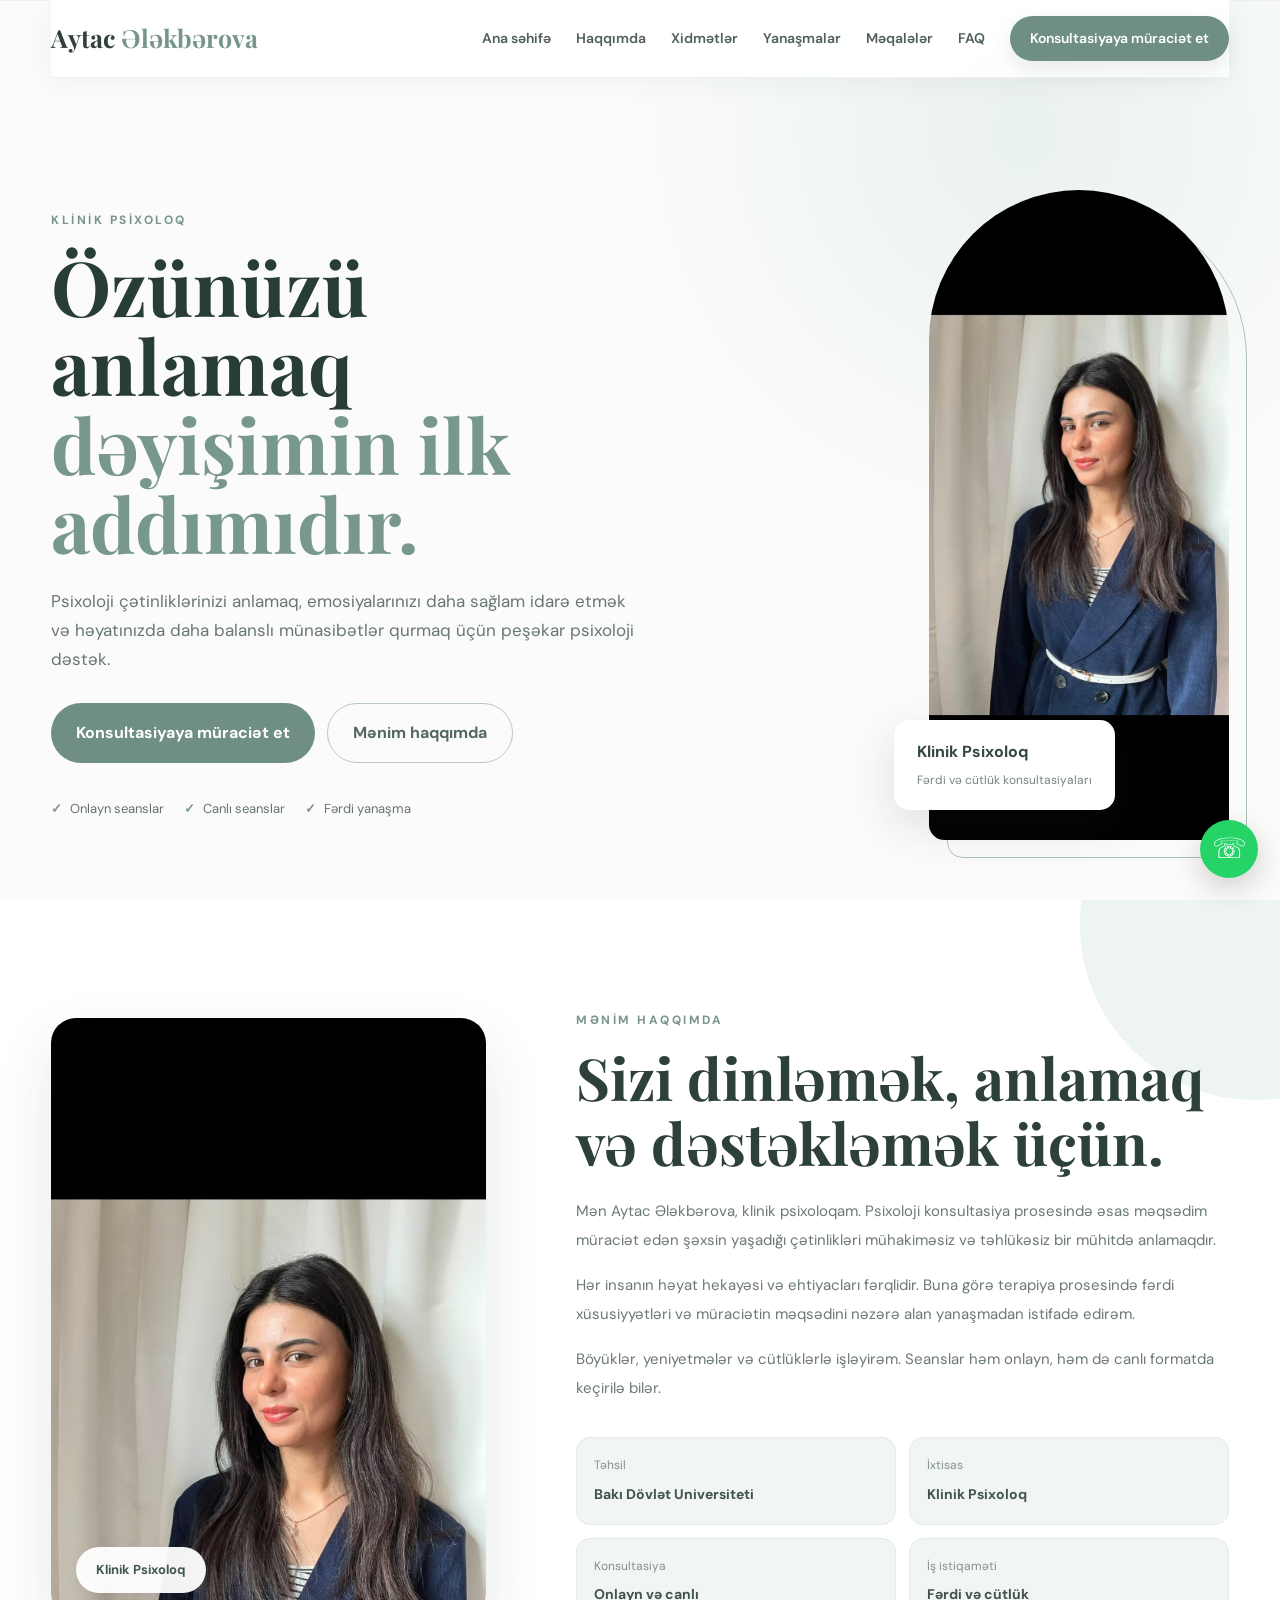
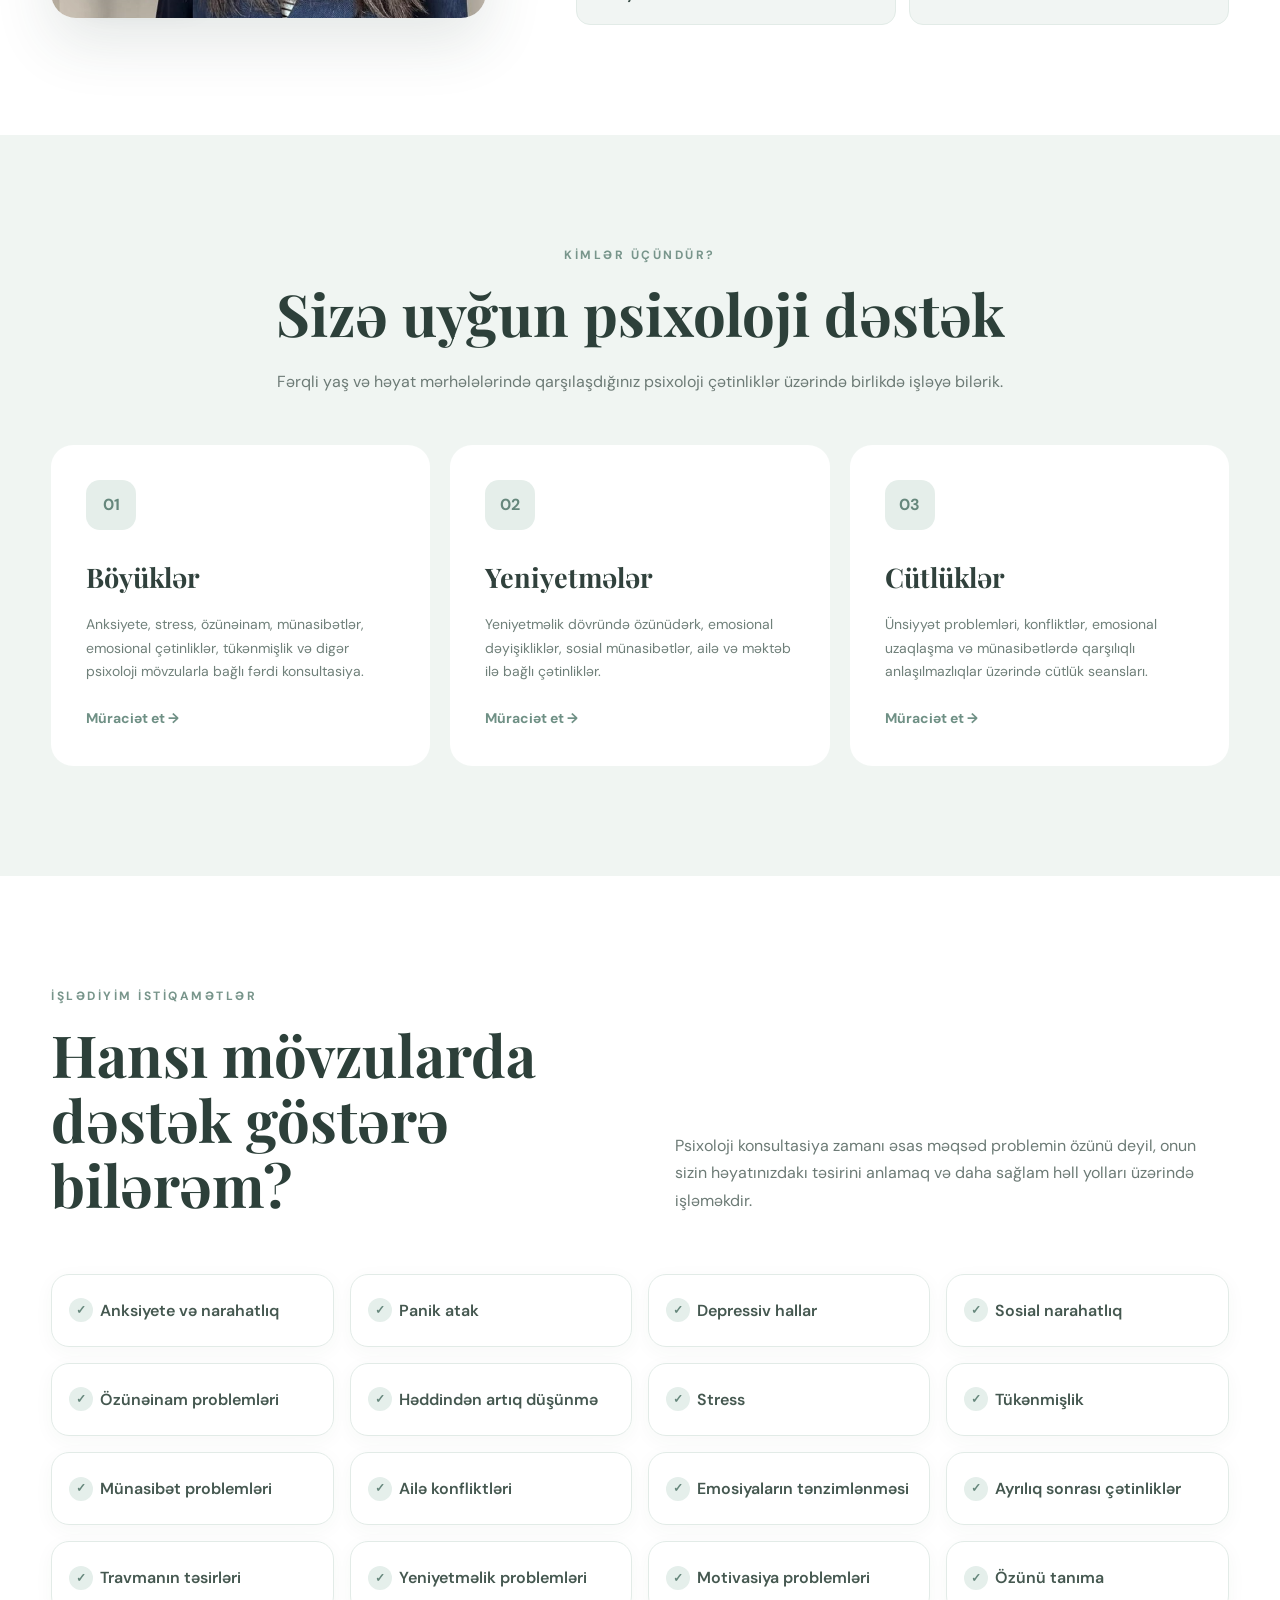
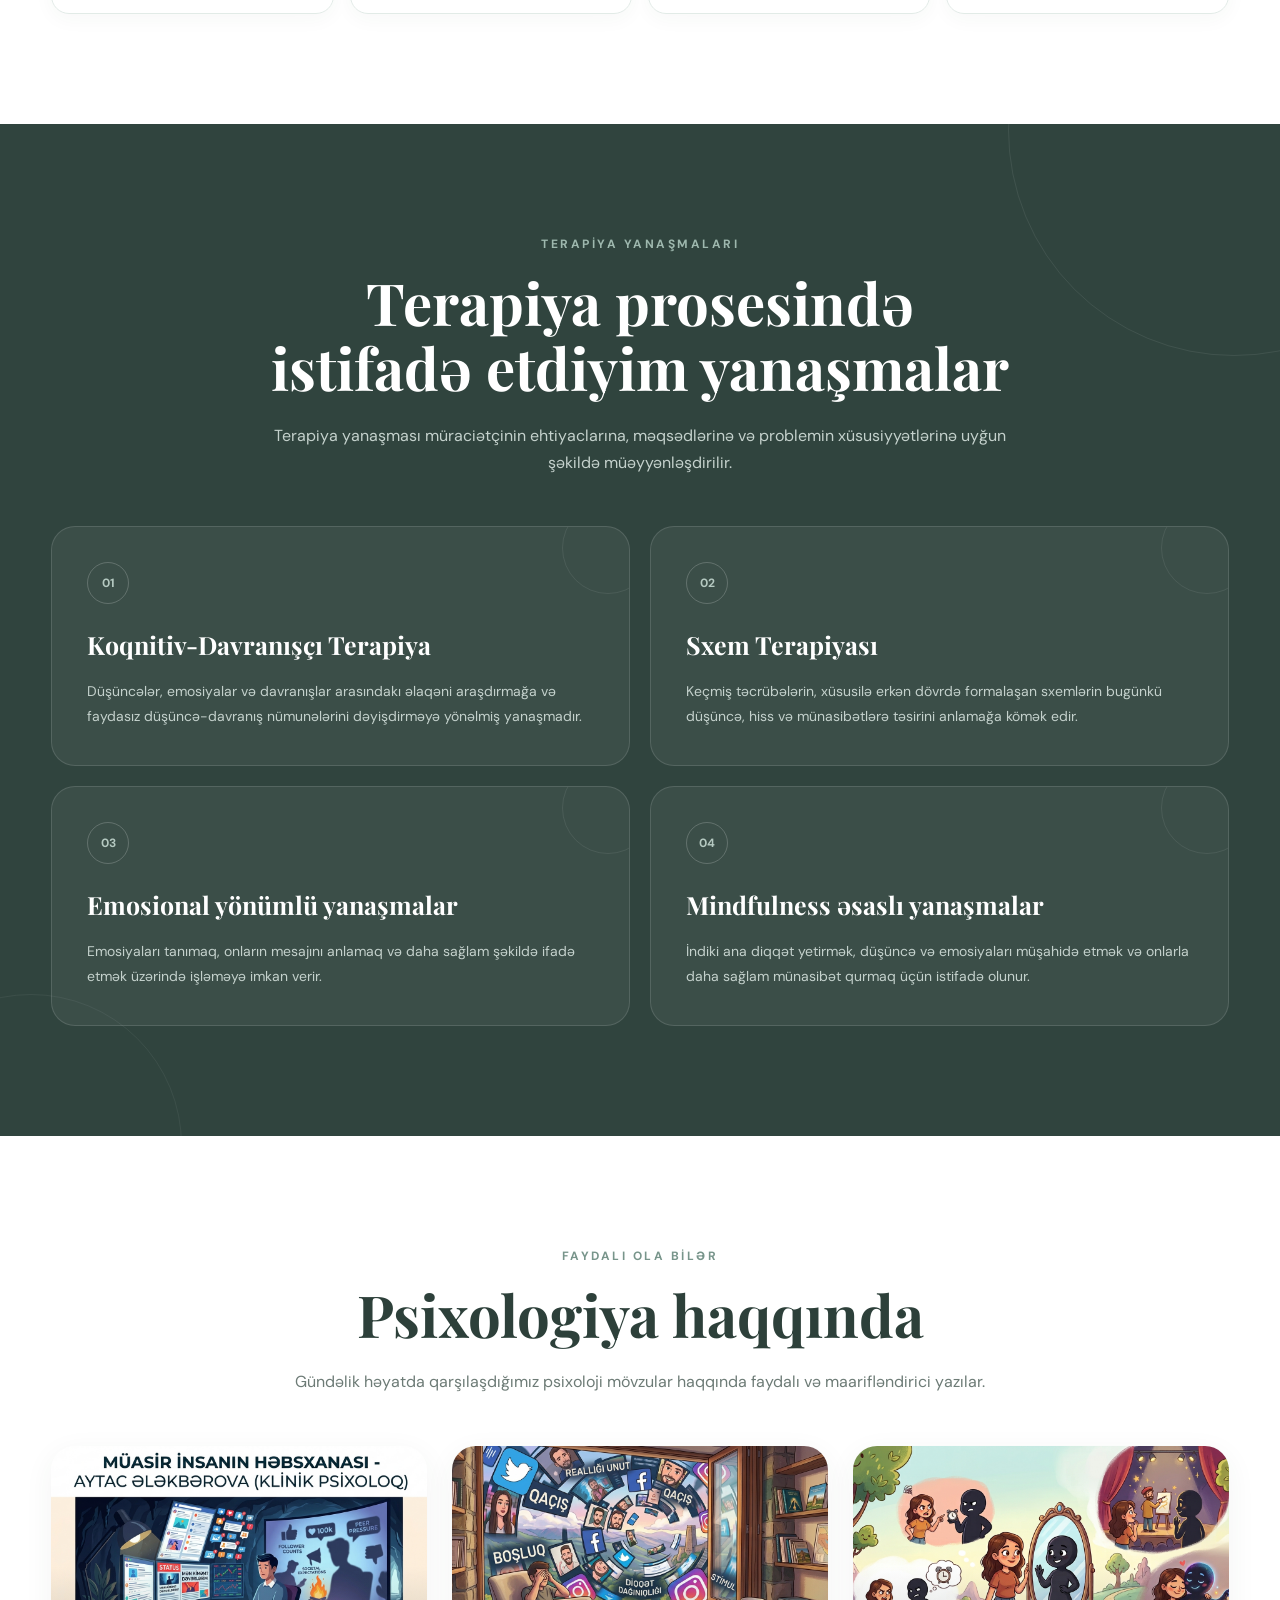
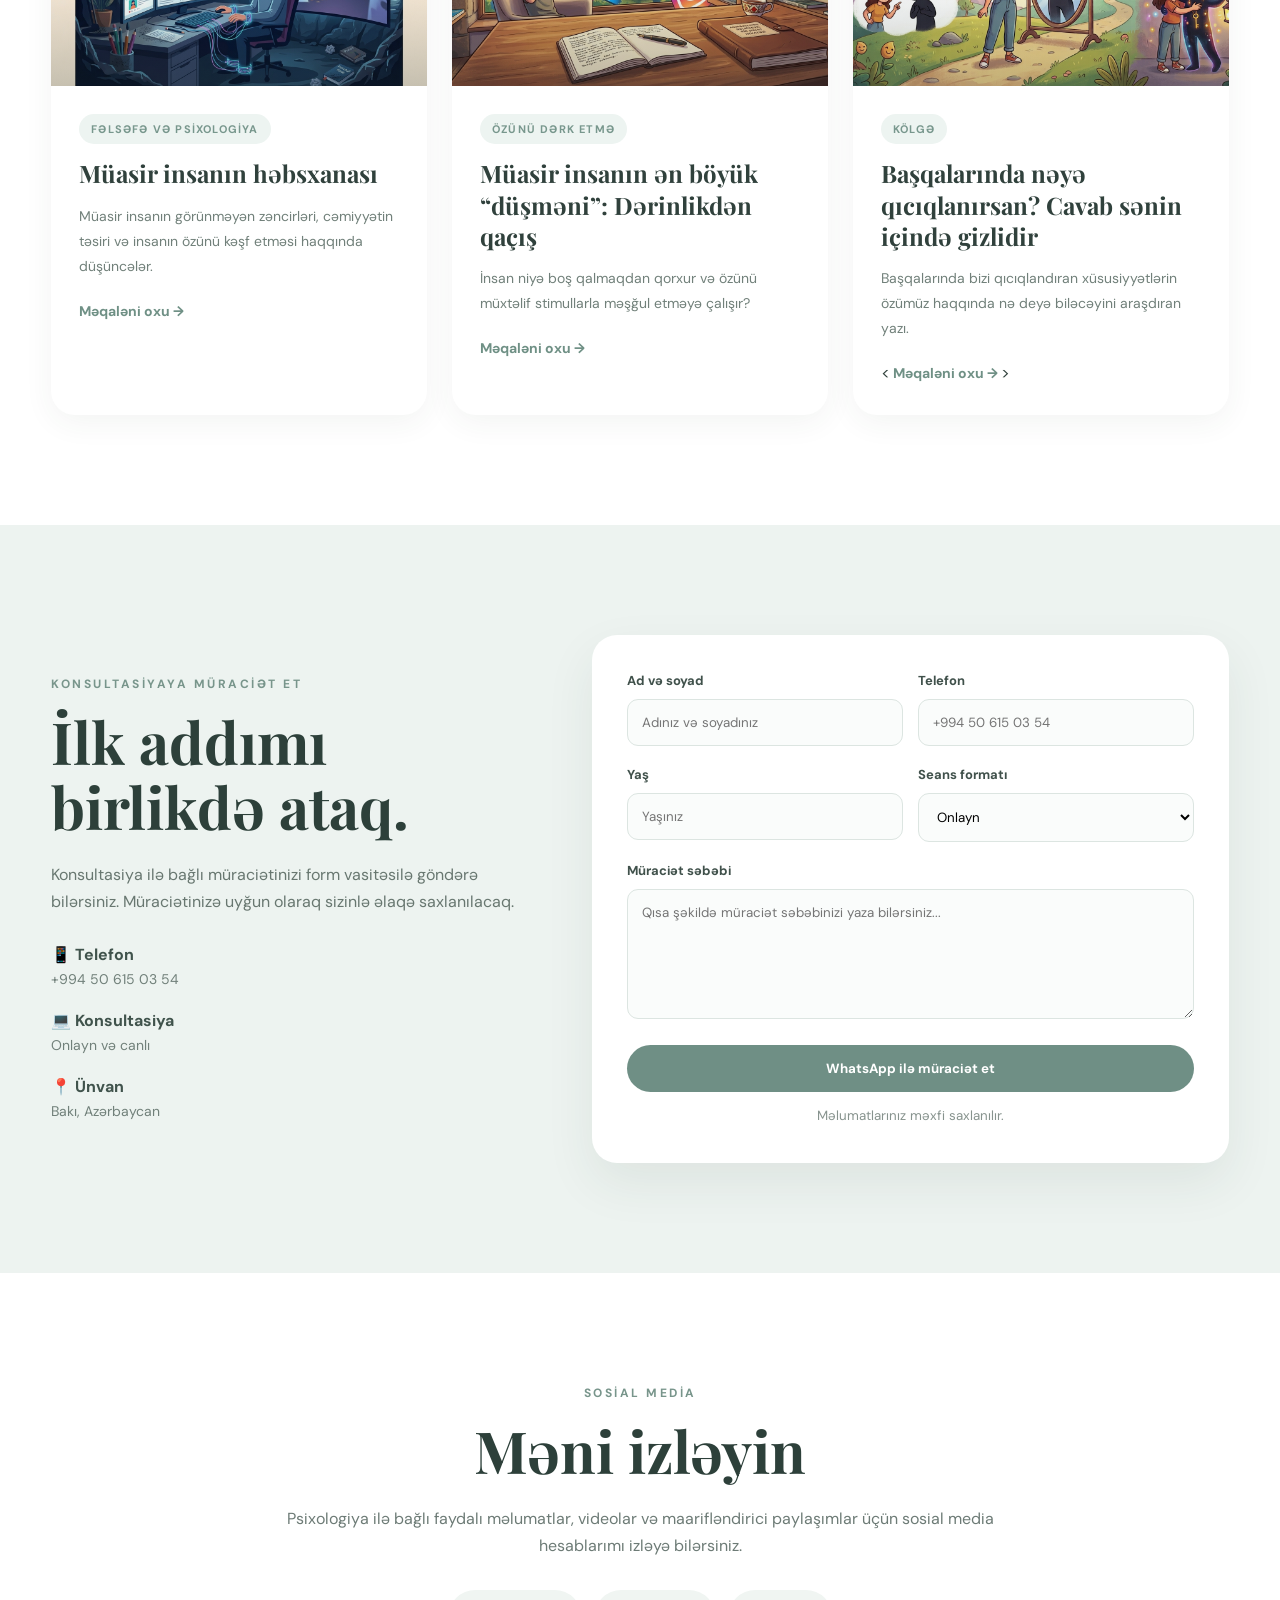
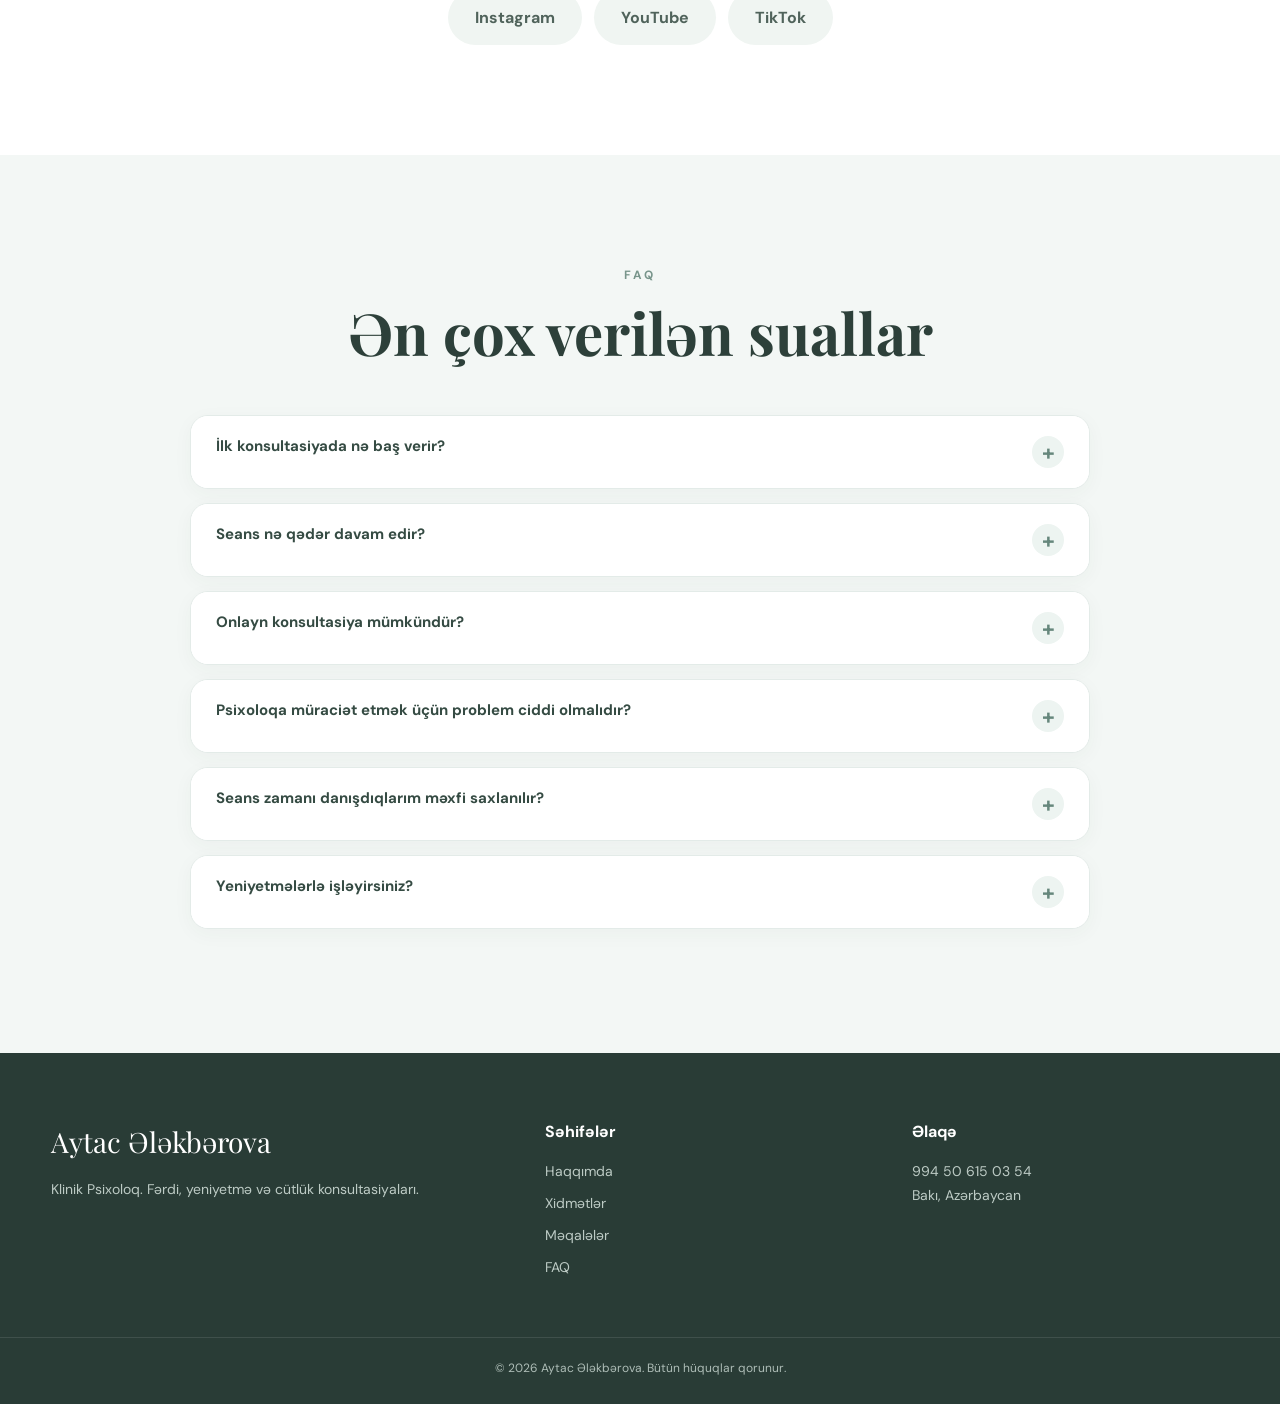
<file: index.html>
<!DOCTYPE html>
<html lang="az">
<head>
<meta charset="UTF-8">
<meta name="viewport" content="width=device-width, initial-scale=1.0">
<meta name="description" content="Klinik Psixoloq - fərdi, yeniyetmə və cütlük konsultasiyaları. Onlayn və canlı seanslar.">
<title>Psixoloq Aytac Ələkbərova | Klinik Psixoloq</title>
<link rel="preconnect" href="https://fonts.googleapis.com">
<link rel="preconnect" href="https://fonts.gstatic.com" crossorigin>
<link href="https://fonts.googleapis.com/css2?family=DM+Sans:wght@400;500;600;700&family=Playfair+Display:wght@500;600;700&display=swap" rel="stylesheet">
<link rel="stylesheet" href="style.css">
</head>
<body>

<header class="header">
  <div class="container navbar">
    <a href="#home" class="logo">Aytac <span>Ələkbərova</span></a>
    <button class="menu-btn" id="menuBtn">☰</button>
    <nav class="nav" id="nav">
      <a href="#home">Ana səhifə</a>
      <a href="#about">Haqqımda</a>
      <a href="#services">Xidmətlər</a>
      <a href="#approaches">Yanaşmalar</a>
      <a href="#articles">Məqalələr</a>
      <a href="#faq">FAQ</a>
      <a href="#contact" class="nav-button">Konsultasiyaya müraciət et</a>
    </nav>
  </div>
</header>

<section class="hero" id="home">
  <div class="container hero-grid">
    <div class="hero-content">
      <div class="eyebrow">KLİNİK PSİXOLOQ</div>
      <h1>Özünüzü anlamaq<br><span>dəyişimin ilk addımıdır.</span></h1>
      <p>Psixoloji çətinliklərinizi anlamaq, emosiyalarınızı daha sağlam idarə etmək və həyatınızda daha balanslı münasibətlər qurmaq üçün peşəkar psixoloji dəstək.</p>
      <div class="hero-buttons">
        <a href="#contact" class="btn btn-primary">Konsultasiyaya müraciət et</a>
        <a href="#about" class="btn btn-outline">Mənim haqqımda</a>
      </div>
      <div class="hero-features">
        <div><strong>✓</strong> Onlayn seanslar</div>
        <div><strong>✓</strong> Canlı seanslar</div>
        <div><strong>✓</strong> Fərdi yanaşma</div>
      </div>
    </div>
    <div class="hero-photo">
      <div class="photo-decoration"></div>
      <img src="images/psixoloq.jpg" alt="Klinik Psixoloq Aytac Ələkbərova">
      <div class="photo-card">
        <strong>Klinik Psixoloq</strong>
        <span>Fərdi və cütlük konsultasiyaları</span>
      </div>
    </div>
  </div>
</section>

<section class="section about" id="about">
  <div class="container about-grid">
    <div class="about-image"><img src="images/psixoloq.jpg" alt="Aytac Ələkbərova"></div>
    <div class="about-content">
      <div class="eyebrow">MƏNİM HAQQIMDA</div>
      <h2 class="section-title">Sizi dinləmək, anlamaq və dəstəkləmək üçün.</h2>
      <p>Mən Aytac Ələkbərova, klinik psixoloqam. Psixoloji konsultasiya prosesində əsas məqsədim müraciət edən şəxsin yaşadığı çətinlikləri mühakiməsiz və təhlükəsiz bir mühitdə anlamaqdır.</p>
      <p>Hər insanın həyat hekayəsi və ehtiyacları fərqlidir. Buna görə terapiya prosesində fərdi xüsusiyyətləri və müraciətin məqsədini nəzərə alan yanaşmadan istifadə edirəm.</p>
      <p>Böyüklər, yeniyetmələr və cütlüklərlə işləyirəm. Seanslar həm onlayn, həm də canlı formatda keçirilə bilər.</p>
      <div class="about-info">
        <div class="info-item"><span>Təhsil</span><strong>Bakı Dövlət Universiteti</strong></div>
        <div class="info-item"><span>İxtisas</span><strong>Klinik Psixoloq</strong></div>
        <div class="info-item"><span>Konsultasiya</span><strong>Onlayn və canlı</strong></div>
        <div class="info-item"><span>İş istiqaməti</span><strong>Fərdi və cütlük</strong></div>
      </div>
    </div>
  </div>
</section>

<section class="section services" id="services">
  <div class="container">
    <div class="center-heading">
      <div class="eyebrow">KİMLƏR ÜÇÜNDÜR?</div>
      <h2 class="section-title">Sizə uyğun psixoloji dəstək</h2>
      <p>Fərqli yaş və həyat mərhələlərində qarşılaşdığınız psixoloji çətinliklər üzərində birlikdə işləyə bilərik.</p>
    </div>
    <div class="service-grid">
      <div class="service-card"><div class="service-icon">01</div><h3>Böyüklər</h3><p>Anksiyete, stress, özünəinam, münasibətlər, emosional çətinliklər, tükənmişlik və digər psixoloji mövzularla bağlı fərdi konsultasiya.</p><a href="#contact">Müraciət et →</a></div>
      <div class="service-card"><div class="service-icon">02</div><h3>Yeniyetmələr</h3><p>Yeniyetməlik dövründə özünüdərk, emosional dəyişikliklər, sosial münasibətlər, ailə və məktəb ilə bağlı çətinliklər.</p><a href="#contact">Müraciət et →</a></div>
      <div class="service-card"><div class="service-icon">03</div><h3>Cütlüklər</h3><p>Ünsiyyət problemləri, konfliktlər, emosional uzaqlaşma və münasibətlərdə qarşılıqlı anlaşılmazlıqlar üzərində cütlük seansları.</p><a href="#contact">Müraciət et →</a></div>
    </div>
  </div>
</section>

<section class="section problems">
  <div class="container">
    <div class="two-column-heading">
      <div><div class="eyebrow">İŞLƏDİYİM İSTİQAMƏTLƏR</div><h2 class="section-title">Hansı mövzularda dəstək göstərə bilərəm?</h2></div>
      <p>Psixoloji konsultasiya zamanı əsas məqsəd problemin özünü deyil, onun sizin həyatınızdakı təsirini anlamaq və daha sağlam həll yolları üzərində işləməkdir.</p>
    </div>
    <div class="problem-grid">
      <div class="problem-item">Anksiyete və narahatlıq</div><div class="problem-item">Panik atak</div>
      <div class="problem-item">Depressiv hallar</div><div class="problem-item">Sosial narahatlıq</div>
      <div class="problem-item">Özünəinam problemləri</div><div class="problem-item">Həddindən artıq düşünmə</div>
      <div class="problem-item">Stress</div><div class="problem-item">Tükənmişlik</div>
      <div class="problem-item">Münasibət problemləri</div><div class="problem-item">Ailə konfliktləri</div>
      <div class="problem-item">Emosiyaların tənzimlənməsi</div><div class="problem-item">Ayrılıq sonrası çətinliklər</div>
      <div class="problem-item">Travmanın təsirləri</div><div class="problem-item">Yeniyetməlik problemləri</div>
      <div class="problem-item">Motivasiya problemləri</div><div class="problem-item">Özünü tanıma</div>
    </div>
  </div>
</section>

<section class="section approaches" id="approaches">
  <div class="container">
    <div class="center-heading light">
      <div class="eyebrow">TERAPİYA YANAŞMALARI</div>
      <h2 class="section-title">Terapiya prosesində istifadə etdiyim yanaşmalar</h2>
      <p>Terapiya yanaşması müraciətçinin ehtiyaclarına, məqsədlərinə və problemin xüsusiyyətlərinə uyğun şəkildə müəyyənləşdirilir.</p>
    </div>
    <div class="approach-grid">
      <div class="approach-card"><span>01</span><h3>Koqnitiv-Davranışçı Terapiya</h3><p>Düşüncələr, emosiyalar və davranışlar arasındakı əlaqəni araşdırmağa və faydasız düşüncə-davranış nümunələrini dəyişdirməyə yönəlmiş yanaşmadır.</p></div>
      <div class="approach-card"><span>02</span><h3>Sxem Terapiyası</h3><p>Keçmiş təcrübələrin, xüsusilə erkən dövrdə formalaşan sxemlərin bugünkü düşüncə, hiss və münasibətlərə təsirini anlamağa kömək edir.</p></div>
      <div class="approach-card"><span>03</span><h3>Emosional yönümlü yanaşmalar</h3><p>Emosiyaları tanımaq, onların mesajını anlamaq və daha sağlam şəkildə ifadə etmək üzərində işləməyə imkan verir.</p></div>
      <div class="approach-card"><span>04</span><h3>Mindfulness əsaslı yanaşmalar</h3><p>İndiki ana diqqət yetirmək, düşüncə və emosiyaları müşahidə etmək və onlarla daha sağlam münasibət qurmaq üçün istifadə olunur.</p></div>
    </div>
  </div>
</section>

<section class="section articles" id="articles">
  <div class="container">

    <div class="center-heading">
      <div class="eyebrow">FAYDALI OLA BİLƏR</div>

      <h2 class="section-title">
        Psixologiya haqqında
      </h2>

      <p>
        Gündəlik həyatda qarşılaşdığımız psixoloji mövzular haqqında
        faydalı və maarifləndirici yazılar.
      </p>
    </div>


    <div class="article-grid">


      <!-- 1-Cİ MƏQALƏ -->
      <article class="article-card">

        <div class="article-image">
          <img src="images/muasir-insanin-hebsxanasi.jpg"
               alt="Müasir insanın həbsxanası">
        </div>

        <div class="article-content">

          <span>FƏLSƏFƏ VƏ PSİXOLOGİYA</span>

          <h3>
            Müasir insanın həbsxanası
          </h3>

          <p>
            Müasir insanın görünməyən zəncirləri, cəmiyyətin təsiri
            və insanın özünü kəşf etməsi haqqında düşüncələr.
          </p>

          <a href="meqaleler/muasir-insanin-hebsxanasi.html"
             class="article-btn">
            Məqaləni oxu →
          </a>

        </div>
      </article>


      <!-- 2-Cİ MƏQALƏ -->
      <article class="article-card">

        <div class="article-image">
          <img src="images/derinlikden-qacis.jpg"
               alt="Dərinlikdən qaçış">
        </div>

        <div class="article-content">

          <span>ÖZÜNÜ DƏRK ETMƏ</span>

          <h3>
            Müasir insanın ən böyük “düşməni”: Dərinlikdən qaçış
          </h3>

          <p>
            İnsan niyə boş qalmaqdan qorxur və özünü müxtəlif
            stimullarla məşğul etməyə çalışır?
          </p>

          <a href="meqaleler/derinlikden-qacis.html"
             class="article-btn">
            Məqaləni oxu →
          </a>

        </div>
      </article>


      <!-- 3-CÜ MƏQALƏ -->
      <article class="article-card">

        <div class="article-image">
          <img src="images/qiciqlanma.jpg"
               alt="Başqalarında nəyə qıcıqlanırsan">
        </div>

        <div class="article-content">

          <span>KÖLGƏ</span>

          <h3>
            Başqalarında nəyə qıcıqlanırsan?
            Cavab sənin içində gizlidir
          </h3>

          <p>
            Başqalarında bizi qıcıqlandıran xüsusiyyətlərin
            özümüz haqqında nə deyə biləcəyini araşdıran yazı.
          </p>

          <<a href="meqaleler/basqalarinda-neye-qiciqlanirsan.html"
   class="article-btn">
  Məqaləni oxu →
</a>
</a>>

        </div>
      </article>


    </div>
  </div>
</section>
<section class="section contact" id="contact">
  <div class="container contact-grid">
    <div class="contact-info">
      <div class="eyebrow">KONSULTASİYAYA MÜRACİƏT ET</div>
      <h2 class="section-title">İlk addımı birlikdə ataq.</h2>
      <p>Konsultasiya ilə bağlı müraciətinizi form vasitəsilə göndərə bilərsiniz. Müraciətinizə uyğun olaraq sizinlə əlaqə saxlanılacaq.</p>
      <div class="contact-details">
        <div><strong>📱 Telefon</strong><span>+994 50 615 03 54</span></div>
        <div><strong>💻 Konsultasiya</strong><span>Onlayn və canlı</span></div>
        <div><strong>📍 Ünvan</strong><span>Bakı, Azərbaycan</span></div>
      </div>
    </div>
    <form id="consultationForm" class="contact-form">
      <div class="form-row">
        <div class="form-group"><label>Ad və soyad</label><input type="text" id="name" placeholder="Adınız və soyadınız" required></div>
        <div class="form-group"><label>Telefon</label><input type="tel" id="phone" placeholder="+994 50 615 03 54" required></div>
      </div>
      <div class="form-row">
        <div class="form-group"><label>Yaş</label><input type="number" id="age" placeholder="Yaşınız"></div>
        <div class="form-group"><label>Seans formatı</label><select id="format"><option value="Onlayn">Onlayn</option><option value="Canlı">Canlı</option></select></div>
      </div>
      <div class="form-group"><label>Müraciət səbəbi</label><textarea id="message" placeholder="Qısa şəkildə müraciət səbəbinizi yaza bilərsiniz..."></textarea></div>
      <button type="submit" class="btn btn-primary full-button">WhatsApp ilə müraciət et</button>
      <small class="form-note">Məlumatlarınız məxfi saxlanılır.</small>
    </form>
  </div>
</section>

<section class="section social">
  <div class="container center-heading">
    <div class="eyebrow">SOSİAL MEDİA</div>
    <h2 class="section-title">Məni izləyin</h2>
    <p>Psixologiya ilə bağlı faydalı məlumatlar, videolar və maarifləndirici paylaşımlar üçün sosial media hesablarımı izləyə bilərsiniz.</p>
    <div class="social-links">
      <a href="https://www.instagram.com/psyaytac.elekberova?igsh=MXJ5ZWtkczN2bDRlNw==" target="_blank">Instagram</a>
      <a href="https://youtube.com/@seninpsixoloqun?si=bfiCXrxWKhJM5wDC" target="_blank">YouTube</a>
      <a href="https://www.tiktok.com/@psyaytac.elekberova?_r=1&_t=ZS-98sgYGzw8I5" target="_blank">TikTok</a>
    </div>
  </div>
</section>

<section class="section faq" id="faq">
  <div class="container faq-container">
    <div class="center-heading"><div class="eyebrow">FAQ</div><h2 class="section-title">Ən çox verilən suallar</h2></div>
    <div class="faq-list">
      <div class="faq-item"><button class="faq-question">İlk konsultasiyada nə baş verir?<span>+</span></button><div class="faq-answer">İlk görüşdə müraciət səbəbiniz, yaşadığınız çətinliklər və terapiyadan gözləntiləriniz müzakirə olunur.</div></div>
      <div class="faq-item"><button class="faq-question">Seans nə qədər davam edir?<span>+</span></button><div class="faq-answer">Seans müddəti konsultasiya formatına və əvvəlcədən müəyyən edilmiş görüş planına uyğun olaraq təşkil edilir.</div></div>
      <div class="faq-item"><button class="faq-question">Onlayn konsultasiya mümkündür?<span>+</span></button><div class="faq-answer">Bəli. Konsultasiyalar onlayn formatda da keçirilə bilər.</div></div>
      <div class="faq-item"><button class="faq-question">Psixoloqa müraciət etmək üçün problem ciddi olmalıdır?<span>+</span></button><div class="faq-answer">Xeyr. Psixoloji dəstək yalnız ciddi problemlər zamanı deyil. İnsan özünü daha yaxşı tanımaq, münasibətlərini inkişaf etdirmək və həyatındakı çətinliklərin öhdəsindən gəlmək üçün də psixoloqa müraciət edə bilər.</div></div>
      <div class="faq-item"><button class="faq-question">Seans zamanı danışdıqlarım məxfi saxlanılır?<span>+</span></button><div class="faq-answer">Psixoloji konsultasiya zamanı məxfilik və peşə etikası əsas prinsiplərdəndir.</div></div>
      <div class="faq-item"><button class="faq-question">Yeniyetmələrlə işləyirsiniz?<span>+</span></button><div class="faq-answer">Bəli. Yeniyetmələrin yaş xüsusiyyətləri və ehtiyacları nəzərə alınmaqla psixoloji konsultasiya həyata keçirilə bilər.</div></div>
    </div>
  </div>
</section>

<footer>
  <div class="container footer-grid">
    <div><div class="footer-logo">Aytac Ələkbərova</div><p>Klinik Psixoloq. Fərdi, yeniyetmə və cütlük konsultasiyaları.</p></div>
    <div><h4>Səhifələr</h4><a href="#about">Haqqımda</a><a href="#services">Xidmətlər</a><a href="#articles">Məqalələr</a><a href="#faq">FAQ</a></div>
    <div><h4>Əlaqə</h4><p>994 50 615 03 54</p><p>Bakı, Azərbaycan</p></div>
  </div>
  <div class="copyright">© 2026 Aytac Ələkbərova. Bütün hüquqlar qorunur.</div>
</footer>

<a href="https://wa.me/994506150354" class="whatsapp" target="_blank" rel="noopener noreferrer">
    <span>☏</span>
</a>

<div class="modal" id="articleModal">
  <div class="modal-box"><button class="modal-close" id="modalClose">×</button><div id="modalContent"></div></div>
</div>

<script src="script.js"></script>
</body>
</html>
</file>
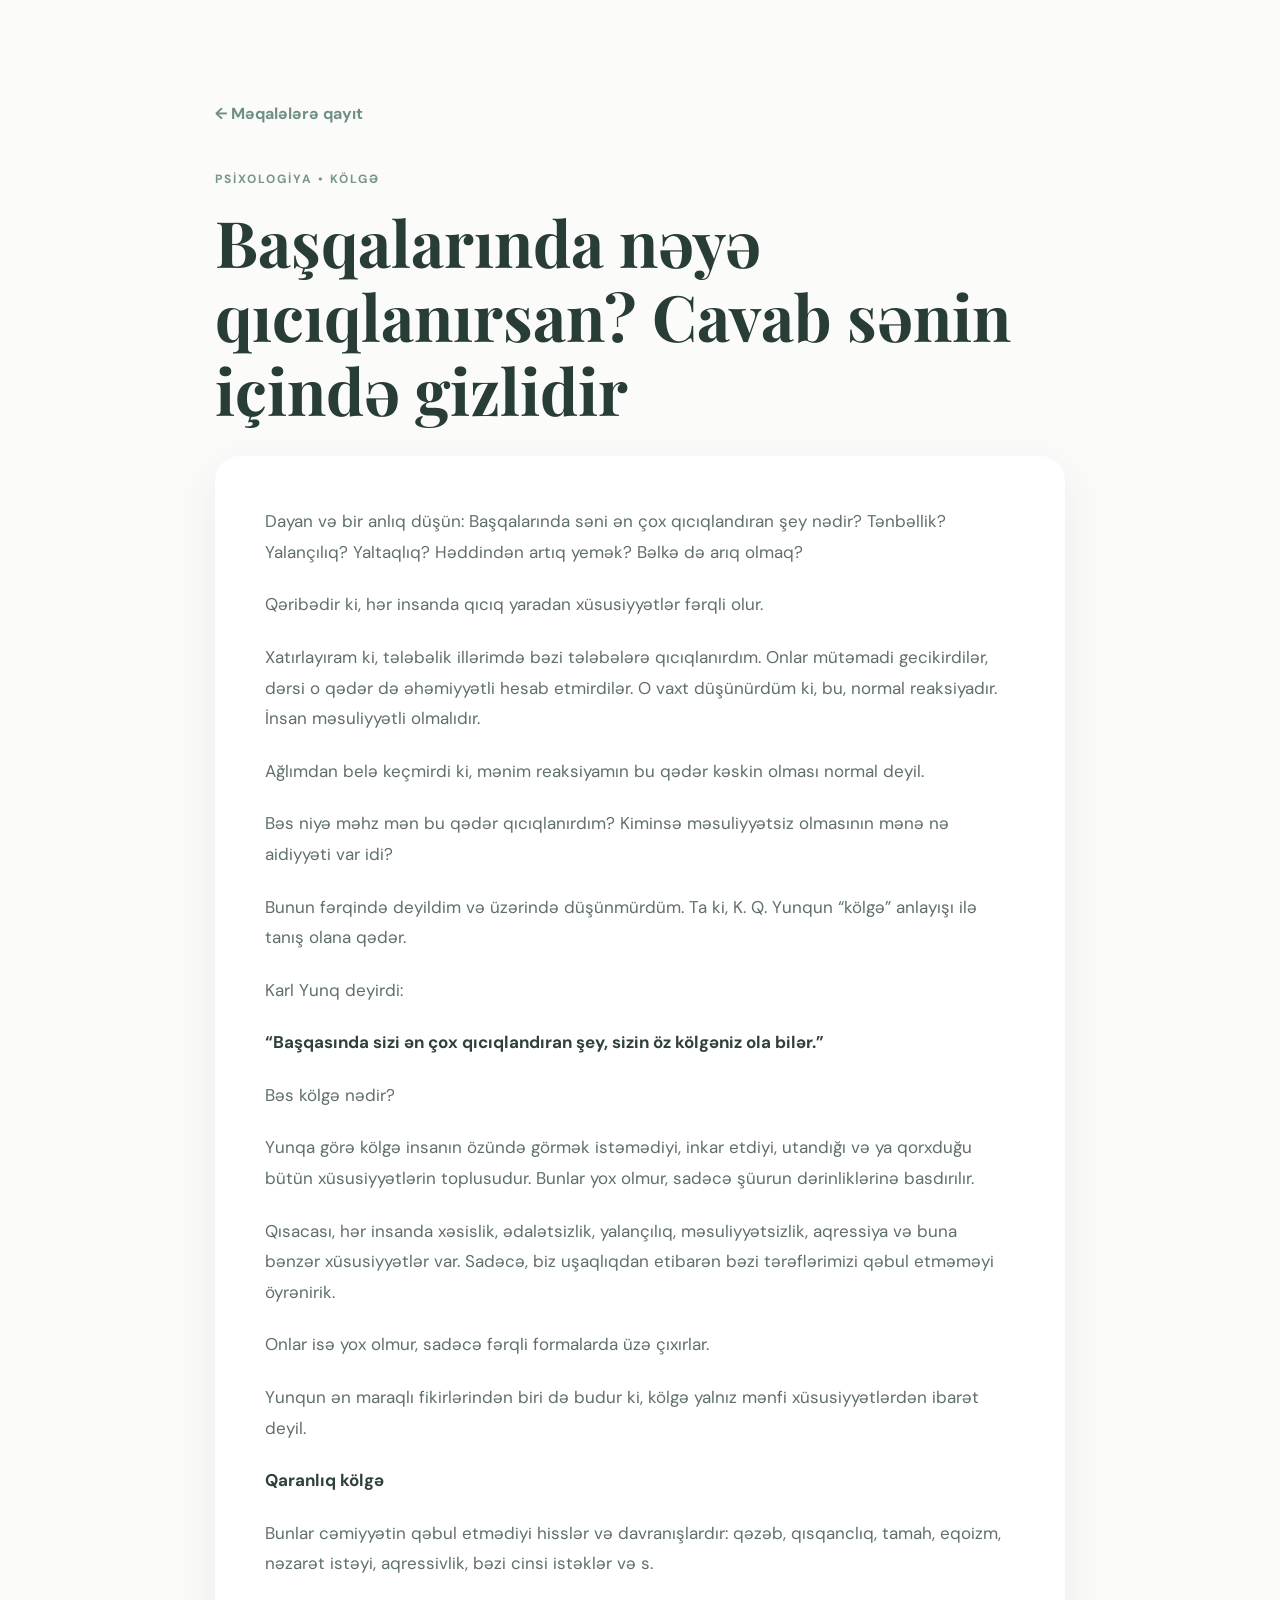
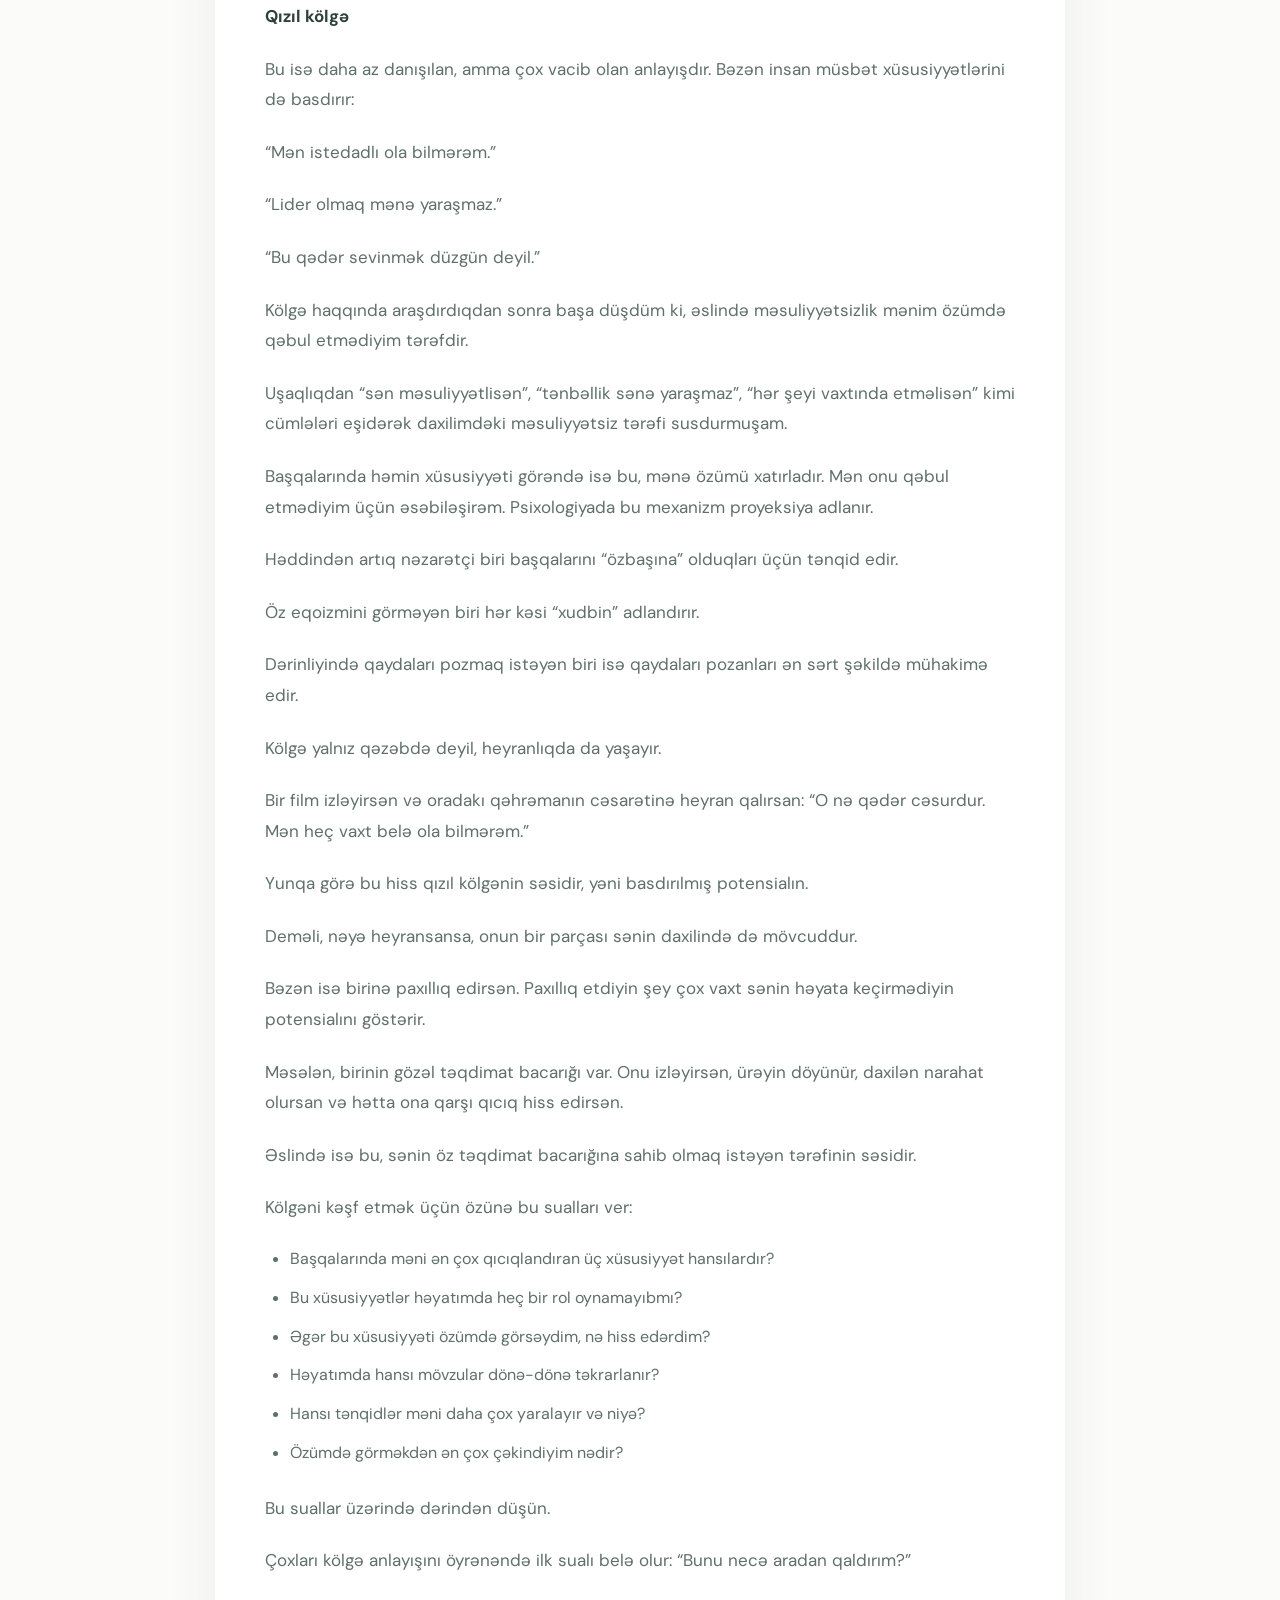
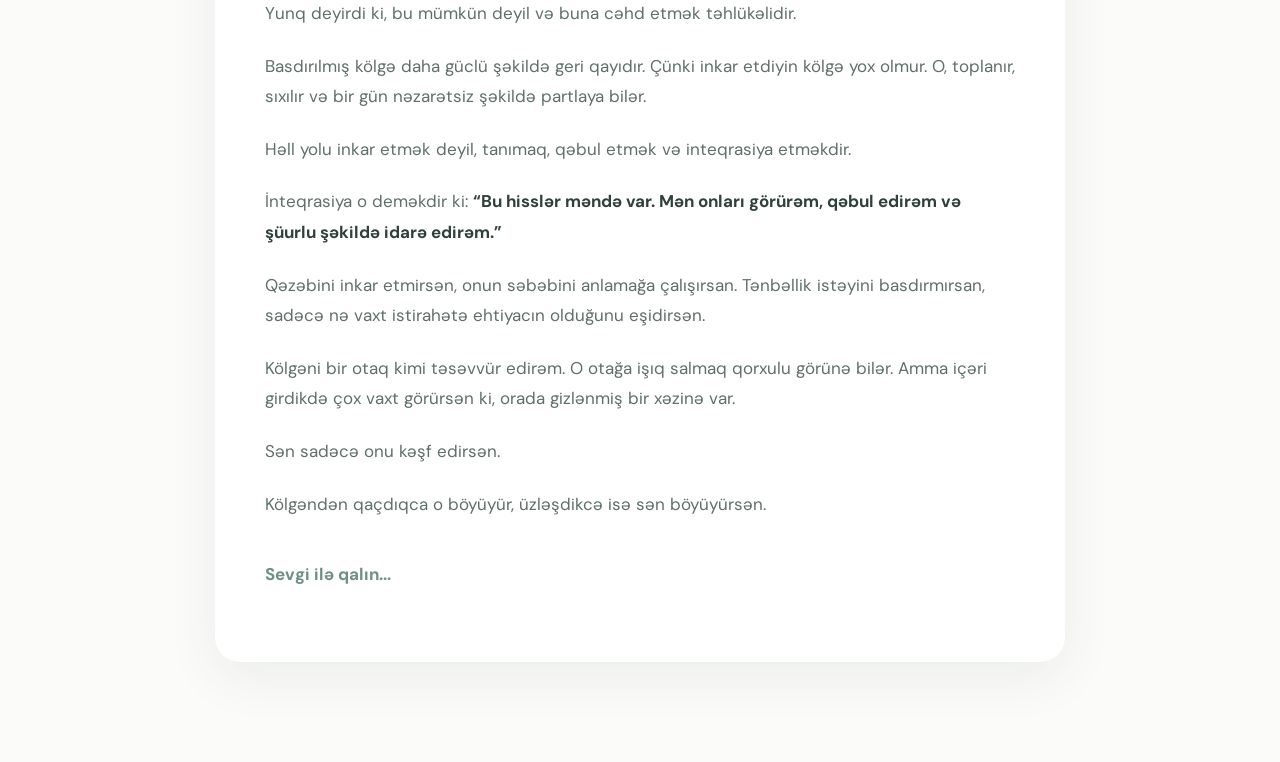
<file: meqaleler/basqalarinda-neye-qiciqlanirsan.html>
<!DOCTYPE html>
<html lang="az">
<head>
    <meta charset="UTF-8">
    <meta name="viewport" content="width=device-width, initial-scale=1.0">

    <title>Başqalarında nəyə qıcıqlanırsan? Cavab sənin içində gizlidir</title>

    <link rel="preconnect" href="https://fonts.googleapis.com">
    <link rel="preconnect" href="https://fonts.gstatic.com" crossorigin>

    <link href="https://fonts.googleapis.com/css2?family=DM+Sans:wght@400;500;600;700&family=Playfair+Display:wght@600;700&display=swap" rel="stylesheet">

    <style>
        * {
            margin: 0;
            padding: 0;
            box-sizing: border-box;
        }

        body {
            font-family: "DM Sans", sans-serif;
            background: #fbfcfa;
            color: #30413c;
            line-height: 1.8;
        }

        .article-page {
            width: min(850px, 92%);
            margin: auto;
            padding: 100px 0;
        }

        .back {
            display: inline-block;
            margin-bottom: 40px;
            color: #6f8f85;
            font-weight: 700;
            text-decoration: none;
        }

        .back:hover {
            color: #405f55;
        }

        .category {
            color: #78958b;
            font-size: 12px;
            font-weight: 700;
            letter-spacing: 2px;
            margin-bottom: 15px;
        }

        h1 {
            font-family: "Playfair Display", serif;
            font-size: clamp(40px, 6vw, 64px);
            line-height: 1.15;
            color: #293d37;
            margin-bottom: 30px;
        }

        .article-content {
            background: white;
            padding: 50px;
            border-radius: 25px;
            box-shadow: 0 15px 50px rgba(45, 65, 58, 0.08);
        }

        .article-content p {
            color: #5f6f69;
            font-size: 17px;
            margin-bottom: 22px;
        }

        .article-content strong {
            color: #30413c;
        }

        .article-content ul {
            margin: 10px 0 25px 25px;
            color: #5f6f69;
        }

        .article-content li {
            margin-bottom: 10px;
        }

        .closing {
            margin-top: 40px;
            color: #6f8f85 !important;
            font-weight: 700;
        }

        @media (max-width: 600px) {

            .article-page {
                padding: 60px 0;
            }

            h1 {
                font-size: 38px;
            }

            .article-content {
                padding: 25px;
                border-radius: 18px;
            }

            .article-content p {
                font-size: 15px;
            }
        }
    </style>
</head>

<body>

<main class="article-page">

    <a href="../index.html" class="back">
        ← Məqalələrə qayıt
    </a>

    <div class="category">
        PSİXOLOGİYA • KÖLGƏ
    </div>

    <h1>
        Başqalarında nəyə qıcıqlanırsan?
        Cavab sənin içində gizlidir
    </h1>

    <article class="article-content">

        <p>
            Dayan və bir anlıq düşün: Başqalarında səni ən çox qıcıqlandıran
            şey nədir? Tənbəllik? Yalançılıq? Yaltaqlıq? Həddindən artıq yemək?
            Bəlkə də arıq olmaq?
        </p>

        <p>
            Qəribədir ki, hər insanda qıcıq yaradan xüsusiyyətlər fərqli olur.
        </p>

        <p>
            Xatırlayıram ki, tələbəlik illərimdə bəzi tələbələrə qıcıqlanırdım.
            Onlar mütəmadi gecikirdilər, dərsi o qədər də əhəmiyyətli hesab
            etmirdilər. O vaxt düşünürdüm ki, bu, normal reaksiyadır.
            İnsan məsuliyyətli olmalıdır.
        </p>

        <p>
            Ağlımdan belə keçmirdi ki, mənim reaksiyamın bu qədər kəskin
            olması normal deyil.
        </p>

        <p>
            Bəs niyə məhz mən bu qədər qıcıqlanırdım?
            Kiminsə məsuliyyətsiz olmasının mənə nə aidiyyəti var idi?
        </p>

        <p>
            Bunun fərqində deyildim və üzərində düşünmürdüm. Ta ki,
            K. Q. Yunqun “kölgə” anlayışı ilə tanış olana qədər.
        </p>

        <p>
            Karl Yunq deyirdi:
        </p>

        <p>
            <strong>
                “Başqasında sizi ən çox qıcıqlandıran şey,
                sizin öz kölgəniz ola bilər.”
            </strong>
        </p>

        <p>
            Bəs kölgə nədir?
        </p>

        <p>
            Yunqa görə kölgə insanın özündə görmək istəmədiyi,
            inkar etdiyi, utandığı və ya qorxduğu bütün xüsusiyyətlərin
            toplusudur. Bunlar yox olmur, sadəcə şüurun dərinliklərinə
            basdırılır.
        </p>

        <p>
            Qısacası, hər insanda xəsislik, ədalətsizlik, yalançılıq,
            məsuliyyətsizlik, aqressiya və buna bənzər xüsusiyyətlər var.
            Sadəcə, biz uşaqlıqdan etibarən bəzi tərəflərimizi qəbul
            etməməyi öyrənirik.
        </p>

        <p>
            Onlar isə yox olmur, sadəcə fərqli formalarda üzə çıxırlar.
        </p>

        <p>
            Yunqun ən maraqlı fikirlərindən biri də budur ki,
            kölgə yalnız mənfi xüsusiyyətlərdən ibarət deyil.
        </p>

        <p>
            <strong>Qaranlıq kölgə</strong>
        </p>

        <p>
            Bunlar cəmiyyətin qəbul etmədiyi hisslər və davranışlardır:
            qəzəb, qısqanclıq, tamah, eqoizm, nəzarət istəyi,
            aqressivlik, bəzi cinsi istəklər və s.
        </p>

        <p>
            <strong>Qızıl kölgə</strong>
        </p>

        <p>
            Bu isə daha az danışılan, amma çox vacib olan anlayışdır.
            Bəzən insan müsbət xüsusiyyətlərini də basdırır:
        </p>

        <p>
            “Mən istedadlı ola bilmərəm.”
        </p>

        <p>
            “Lider olmaq mənə yaraşmaz.”
        </p>

        <p>
            “Bu qədər sevinmək düzgün deyil.”
        </p>

        <p>
            Kölgə haqqında araşdırdıqdan sonra başa düşdüm ki,
            əslində məsuliyyətsizlik mənim özümdə qəbul etmədiyim tərəfdir.
        </p>

        <p>
            Uşaqlıqdan “sən məsuliyyətlisən”, “tənbəllik sənə yaraşmaz”,
            “hər şeyi vaxtında etməlisən” kimi cümlələri eşidərək
            daxilimdəki məsuliyyətsiz tərəfi susdurmuşam.
        </p>

        <p>
            Başqalarında həmin xüsusiyyəti görəndə isə bu, mənə özümü
            xatırladır. Mən onu qəbul etmədiyim üçün əsəbiləşirəm.
            Psixologiyada bu mexanizm proyeksiya adlanır.
        </p>

        <p>
            Həddindən artıq nəzarətçi biri başqalarını “özbaşına”
            olduqları üçün tənqid edir.
        </p>

        <p>
            Öz eqoizmini görməyən biri hər kəsi “xudbin” adlandırır.
        </p>

        <p>
            Dərinliyində qaydaları pozmaq istəyən biri isə qaydaları
            pozanları ən sərt şəkildə mühakimə edir.
        </p>

        <p>
            Kölgə yalnız qəzəbdə deyil, heyranlıqda da yaşayır.
        </p>

        <p>
            Bir film izləyirsən və oradakı qəhrəmanın cəsarətinə
            heyran qalırsan:
            “O nə qədər cəsurdur. Mən heç vaxt belə ola bilmərəm.”
        </p>

        <p>
            Yunqa görə bu hiss qızıl kölgənin səsidir,
            yəni basdırılmış potensialın.
        </p>

        <p>
            Deməli, nəyə heyransansa, onun bir parçası sənin
            daxilində də mövcuddur.
        </p>

        <p>
            Bəzən isə birinə paxıllıq edirsən. Paxıllıq etdiyin şey
            çox vaxt sənin həyata keçirmədiyin potensialını göstərir.
        </p>

        <p>
            Məsələn, birinin gözəl təqdimat bacarığı var.
            Onu izləyirsən, ürəyin döyünür, daxilən narahat olursan
            və hətta ona qarşı qıcıq hiss edirsən.
        </p>

        <p>
            Əslində isə bu, sənin öz təqdimat bacarığına sahib olmaq
            istəyən tərəfinin səsidir.
        </p>

        <p>
            Kölgəni kəşf etmək üçün özünə bu sualları ver:
        </p>

        <ul>
            <li>Başqalarında məni ən çox qıcıqlandıran üç xüsusiyyət hansılardır?</li>
            <li>Bu xüsusiyyətlər həyatımda heç bir rol oynamayıbmı?</li>
            <li>Əgər bu xüsusiyyəti özümdə görsəydim, nə hiss edərdim?</li>
            <li>Həyatımda hansı mövzular dönə-dönə təkrarlanır?</li>
            <li>Hansı tənqidlər məni daha çox yaralayır və niyə?</li>
            <li>Özümdə görməkdən ən çox çəkindiyim nədir?</li>
        </ul>

        <p>
            Bu suallar üzərində dərindən düşün.
        </p>

        <p>
            Çoxları kölgə anlayışını öyrənəndə ilk sualı belə olur:
            “Bunu necə aradan qaldırım?”
        </p>

        <p>
            Yunq deyirdi ki, bu mümkün deyil və buna cəhd etmək təhlükəlidir.
        </p>

        <p>
            Basdırılmış kölgə daha güclü şəkildə geri qayıdır.
            Çünki inkar etdiyin kölgə yox olmur.
            O, toplanır, sıxılır və bir gün nəzarətsiz şəkildə partlaya bilər.
        </p>

        <p>
            Həll yolu inkar etmək deyil, tanımaq, qəbul etmək və
            inteqrasiya etməkdir.
        </p>

        <p>
            İnteqrasiya o deməkdir ki:
            <strong>
                “Bu hisslər məndə var. Mən onları görürəm,
                qəbul edirəm və şüurlu şəkildə idarə edirəm.”
            </strong>
        </p>

        <p>
            Qəzəbini inkar etmirsən, onun səbəbini anlamağa çalışırsan.
            Tənbəllik istəyini basdırmırsan, sadəcə nə vaxt istirahətə
            ehtiyacın olduğunu eşidirsən.
        </p>

        <p>
            Kölgəni bir otaq kimi təsəvvür edirəm.
            O otağa işıq salmaq qorxulu görünə bilər.
            Amma içəri girdikdə çox vaxt görürsən ki,
            orada gizlənmiş bir xəzinə var.
        </p>

        <p>
            Sən sadəcə onu kəşf edirsən.
        </p>

        <p>
            Kölgəndən qaçdıqca o böyüyür,
            üzləşdikcə isə sən böyüyürsən.
        </p>

        <p class="closing">
            Sevgi ilə qalın...
        </p>

    </article>

</main>

</body>
</html>
</file>
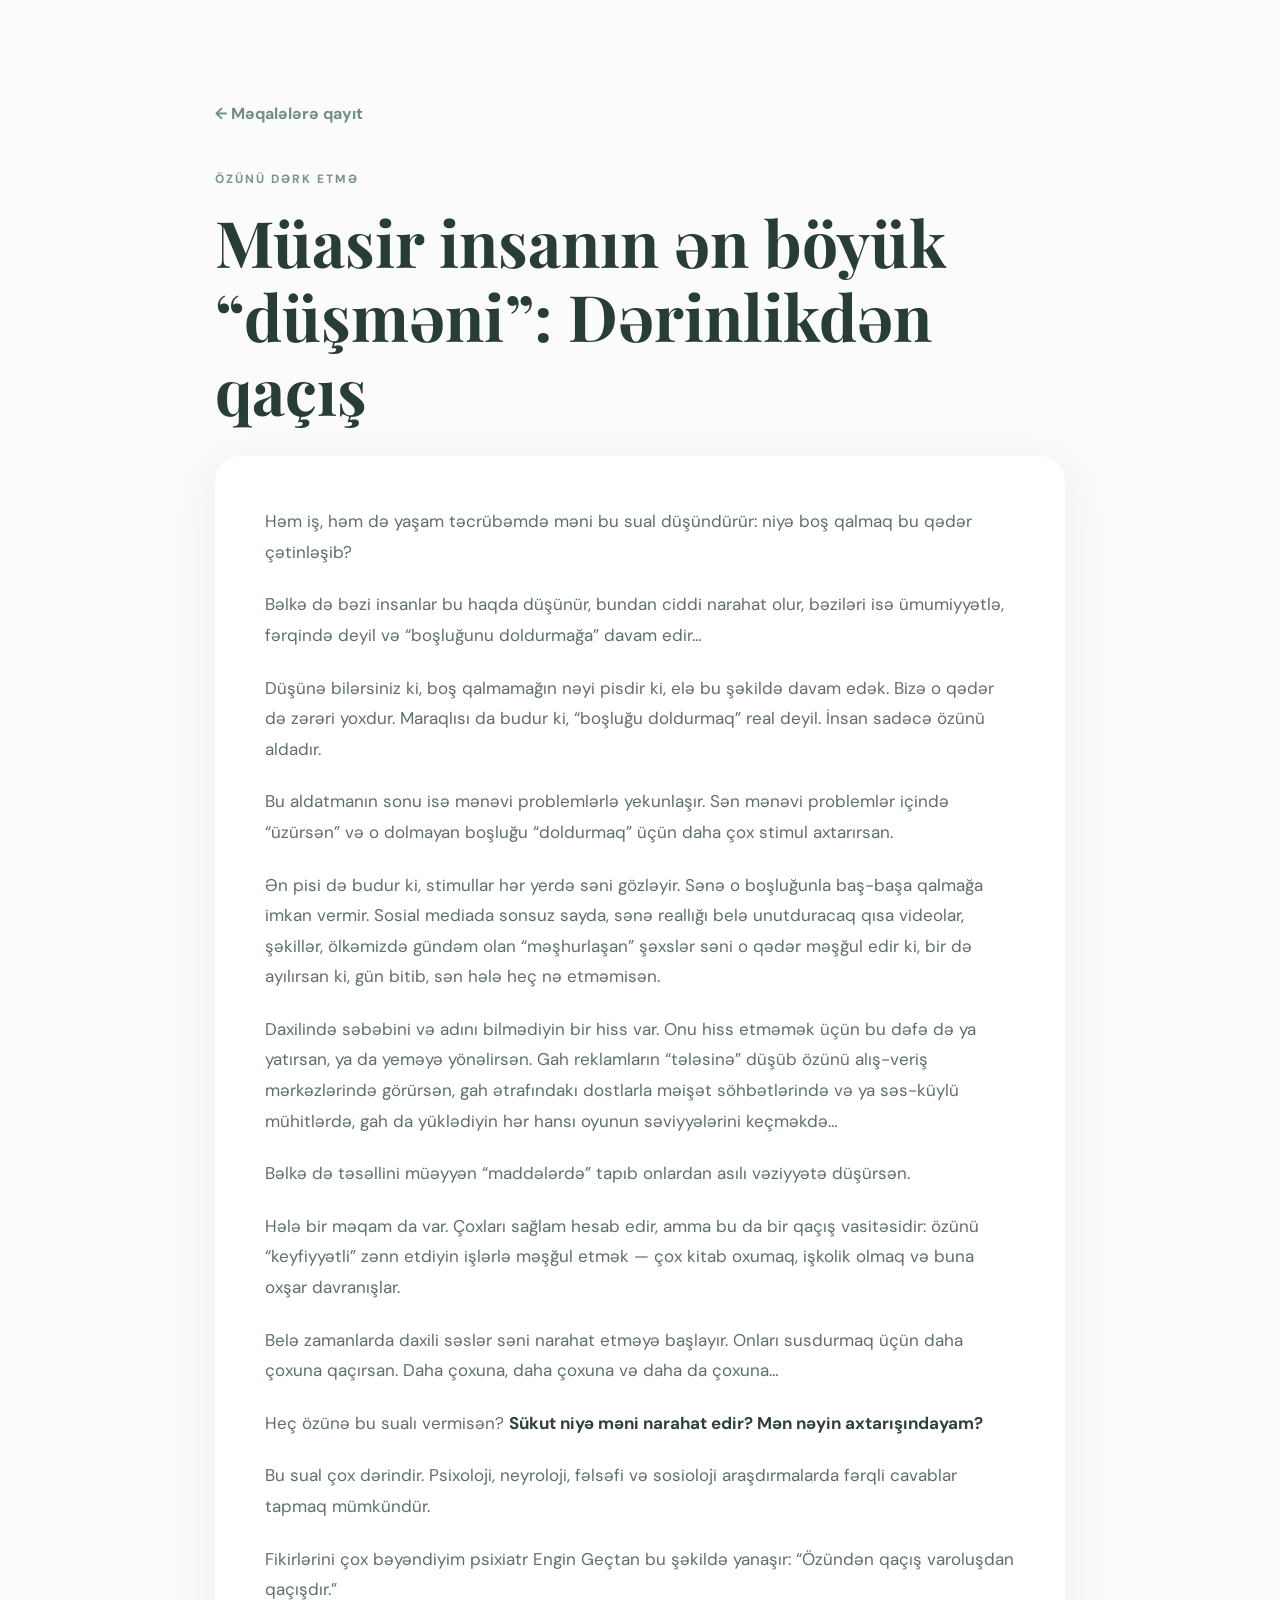
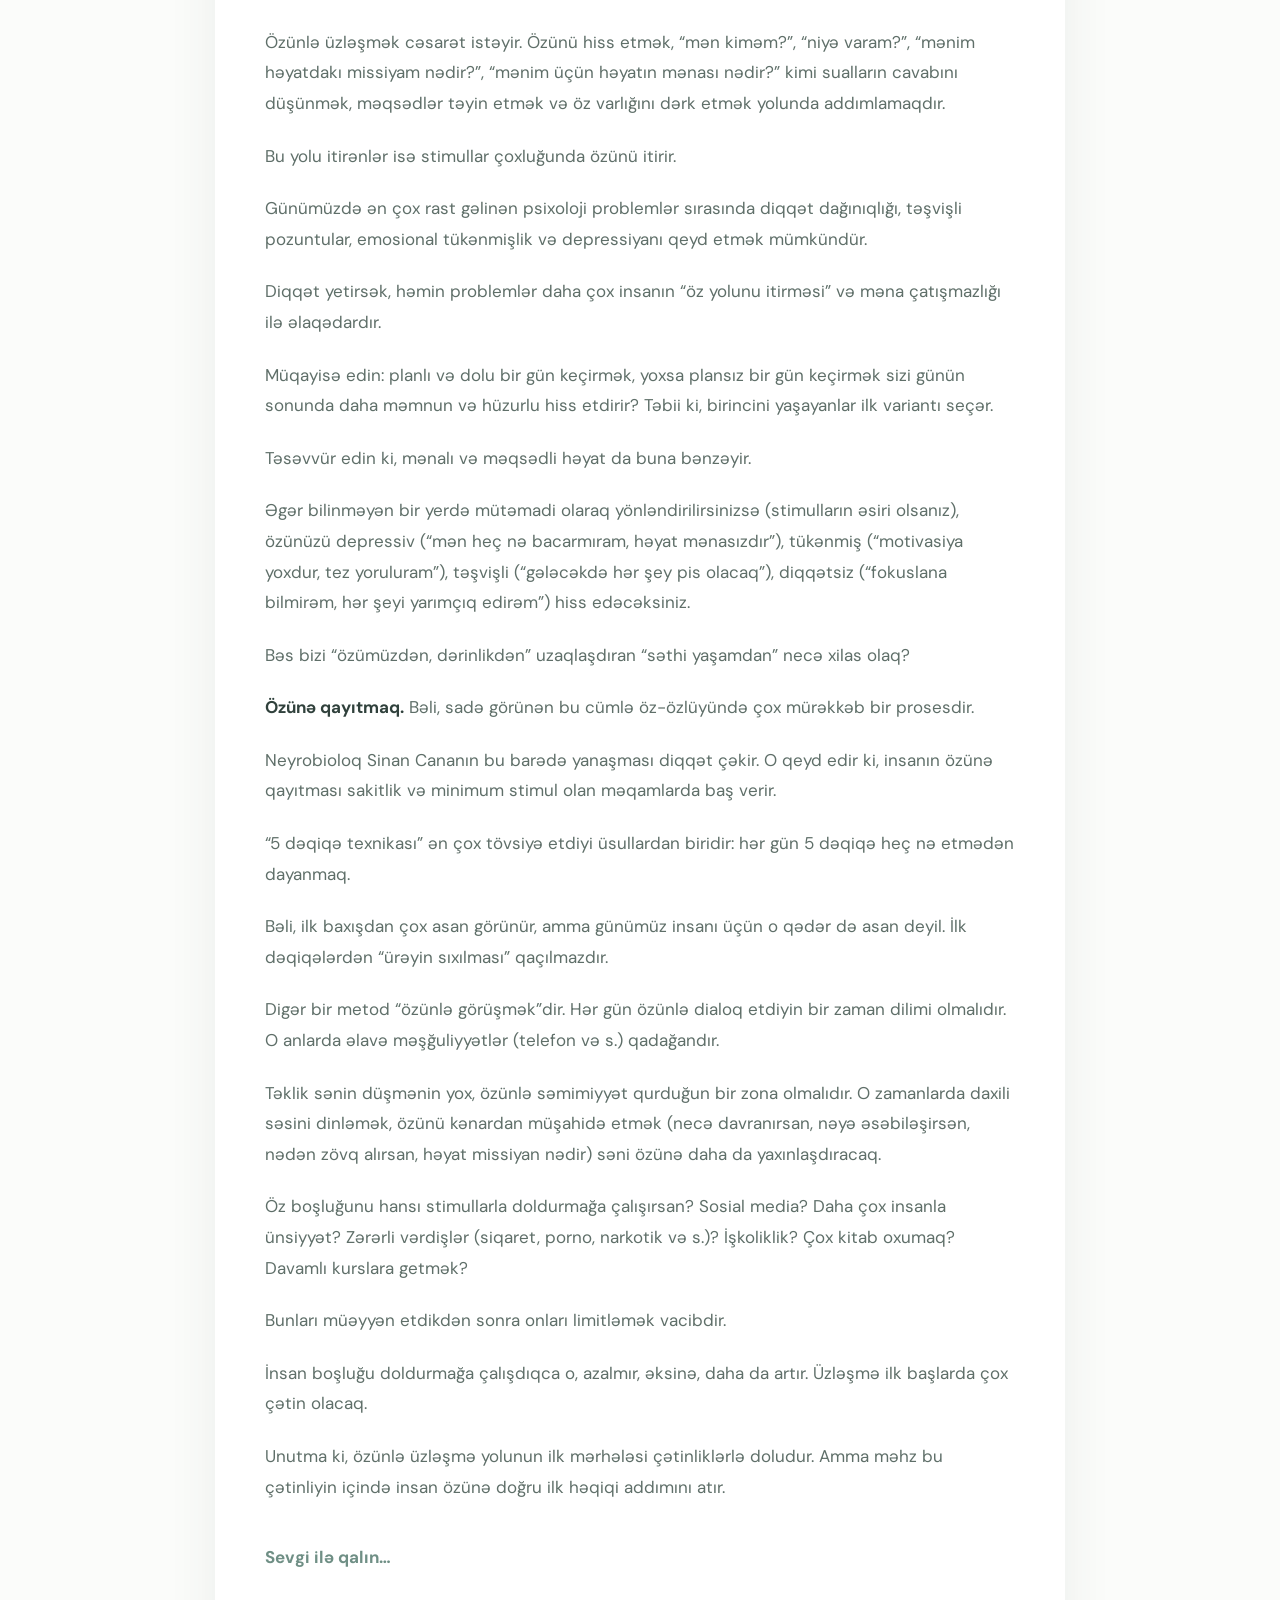
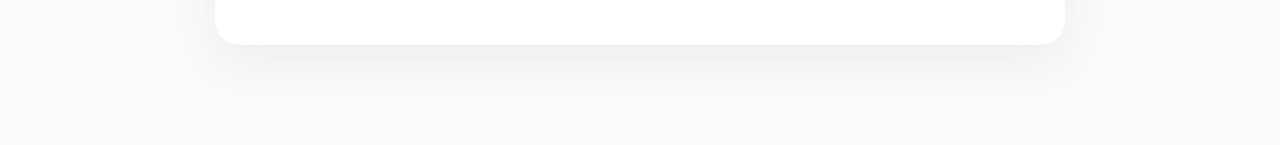
<file: meqaleler/derinlikden-qacis.html>
<!DOCTYPE html>
<html lang="az">
<head>
    <meta charset="UTF-8">
    <meta name="viewport" content="width=device-width, initial-scale=1.0">

    <title>Müasir insanın ən böyük “düşməni”: Dərinlikdən qaçış</title>

    <link rel="preconnect" href="https://fonts.googleapis.com">
    <link rel="preconnect" href="https://fonts.gstatic.com" crossorigin>

    <link href="https://fonts.googleapis.com/css2?family=DM+Sans:wght@400;500;600;700&family=Playfair+Display:wght@600;700&display=swap" rel="stylesheet">

    <style>
        * {
            margin: 0;
            padding: 0;
            box-sizing: border-box;
        }

        body {
            font-family: "DM Sans", sans-serif;
            background: #fbfcfa;
            color: #30413c;
            line-height: 1.8;
        }

        .article-page {
            width: min(850px, 92%);
            margin: auto;
            padding: 100px 0;
        }

        .back {
            display: inline-block;
            margin-bottom: 40px;
            color: #6f8f85;
            font-weight: 700;
            text-decoration: none;
        }

        .back:hover {
            color: #405f55;
        }

        .category {
            color: #78958b;
            font-size: 12px;
            font-weight: 700;
            letter-spacing: 2px;
            margin-bottom: 15px;
        }

        h1 {
            font-family: "Playfair Display", serif;
            font-size: clamp(40px, 6vw, 64px);
            line-height: 1.15;
            color: #293d37;
            margin-bottom: 30px;
        }

        .article-content {
            background: white;
            padding: 50px;
            border-radius: 25px;
            box-shadow: 0 15px 50px rgba(45, 65, 58, 0.08);
        }

        .article-content p {
            color: #5f6f69;
            font-size: 17px;
            margin-bottom: 22px;
        }

        .article-content strong {
            color: #30413c;
        }

        .closing {
            margin-top: 40px;
            color: #6f8f85 !important;
            font-weight: 700;
        }

        @media (max-width: 600px) {

            .article-page {
                padding: 60px 0;
            }

            h1 {
                font-size: 38px;
            }

            .article-content {
                padding: 25px;
                border-radius: 18px;
            }

            .article-content p {
                font-size: 15px;
            }
        }
    </style>
</head>

<body>

    <main class="article-page">

        <a href="../index.html" class="back">
            ← Məqalələrə qayıt
        </a>

        <div class="category">
            ÖZÜNÜ DƏRK ETMƏ
        </div>

        <h1>
            Müasir insanın ən böyük “düşməni”: Dərinlikdən qaçış
        </h1>

        <article class="article-content">

            <p>
                Həm iş, həm də yaşam təcrübəmdə məni bu sual düşündürür:
                niyə boş qalmaq bu qədər çətinləşib?
            </p>

            <p>
                Bəlkə də bəzi insanlar bu haqda düşünür, bundan ciddi narahat olur,
                bəziləri isə ümumiyyətlə, fərqində deyil və “boşluğunu doldurmağa”
                davam edir…
            </p>

            <p>
                Düşünə bilərsiniz ki, boş qalmamağın nəyi pisdir ki, elə bu şəkildə
                davam edək. Bizə o qədər də zərəri yoxdur. Maraqlısı da budur ki,
                “boşluğu doldurmaq” real deyil. İnsan sadəcə özünü aldadır.
            </p>

            <p>
                Bu aldatmanın sonu isə mənəvi problemlərlə yekunlaşır. Sən mənəvi
                problemlər içində “üzürsən” və o dolmayan boşluğu “doldurmaq” üçün
                daha çox stimul axtarırsan.
            </p>

            <p>
                Ən pisi də budur ki, stimullar hər yerdə səni gözləyir. Sənə o
                boşluğunla baş-başa qalmağa imkan vermir. Sosial mediada sonsuz
                sayda, sənə reallığı belə unutduracaq qısa videolar, şəkillər,
                ölkəmizdə gündəm olan “məşhurlaşan” şəxslər səni o qədər məşğul edir
                ki, bir də ayılırsan ki, gün bitib, sən hələ heç nə etməmisən.
            </p>

            <p>
                Daxilində səbəbini və adını bilmədiyin bir hiss var. Onu hiss
                etməmək üçün bu dəfə də ya yatırsan, ya da yeməyə yönəlirsən.
                Gah reklamların “tələsinə” düşüb özünü alış-veriş mərkəzlərində
                görürsən, gah ətrafındakı dostlarla məişət söhbətlərində və ya
                səs-küylü mühitlərdə, gah da yüklədiyin hər hansı oyunun
                səviyyələrini keçməkdə…
            </p>

            <p>
                Bəlkə də təsəllini müəyyən “maddələrdə” tapıb onlardan asılı
                vəziyyətə düşürsən.
            </p>

            <p>
                Hələ bir məqam da var. Çoxları sağlam hesab edir, amma bu da bir
                qaçış vasitəsidir: özünü “keyfiyyətli” zənn etdiyin işlərlə məşğul
                etmək — çox kitab oxumaq, işkolik olmaq və buna oxşar davranışlar.
            </p>

            <p>
                Belə zamanlarda daxili səslər səni narahat etməyə başlayır.
                Onları susdurmaq üçün daha çoxuna qaçırsan. Daha çoxuna,
                daha çoxuna və daha da çoxuna…
            </p>

            <p>
                Heç özünə bu sualı vermisən?
                <strong>Sükut niyə məni narahat edir? Mən nəyin axtarışındayam?</strong>
            </p>

            <p>
                Bu sual çox dərindir. Psixoloji, neyroloji, fəlsəfi və sosioloji
                araşdırmalarda fərqli cavablar tapmaq mümkündür.
            </p>

            <p>
                Fikirlərini çox bəyəndiyim psixiatr Engin Geçtan bu şəkildə yanaşır:
                “Özündən qaçış varoluşdan qaçışdır.”
            </p>

            <p>
                Özünlə üzləşmək cəsarət istəyir. Özünü hiss etmək, “mən kiməm?”,
                “niyə varam?”, “mənim həyatdakı missiyam nədir?”, “mənim üçün
                həyatın mənası nədir?” kimi sualların cavabını düşünmək,
                məqsədlər təyin etmək və öz varlığını dərk etmək yolunda
                addımlamaqdır.
            </p>

            <p>
                Bu yolu itirənlər isə stimullar çoxluğunda özünü itirir.
            </p>

            <p>
                Günümüzdə ən çox rast gəlinən psixoloji problemlər sırasında
                diqqət dağınıqlığı, təşvişli pozuntular, emosional tükənmişlik
                və depressiyanı qeyd etmək mümkündür.
            </p>

            <p>
                Diqqət yetirsək, həmin problemlər daha çox insanın “öz yolunu
                itirməsi” və məna çatışmazlığı ilə əlaqədardır.
            </p>

            <p>
                Müqayisə edin: planlı və dolu bir gün keçirmək, yoxsa plansız bir
                gün keçirmək sizi günün sonunda daha məmnun və hüzurlu hiss etdirir?
                Təbii ki, birincini yaşayanlar ilk variantı seçər.
            </p>

            <p>
                Təsəvvür edin ki, mənalı və məqsədli həyat da buna bənzəyir.
            </p>

            <p>
                Əgər bilinməyən bir yerdə mütəmadi olaraq yönləndirilirsinizsə
                (stimulların əsiri olsanız), özünüzü depressiv (“mən heç nə
                bacarmıram, həyat mənasızdır”), tükənmiş (“motivasiya yoxdur,
                tez yoruluram”), təşvişli (“gələcəkdə hər şey pis olacaq”),
                diqqətsiz (“fokuslana bilmirəm, hər şeyi yarımçıq edirəm”)
                hiss edəcəksiniz.
            </p>

            <p>
                Bəs bizi “özümüzdən, dərinlikdən” uzaqlaşdıran “səthi yaşamdan”
                necə xilas olaq?
            </p>

            <p>
                <strong>Özünə qayıtmaq.</strong>
                Bəli, sadə görünən bu cümlə öz-özlüyündə çox mürəkkəb bir prosesdir.
            </p>

            <p>
                Neyrobioloq Sinan Cananın bu barədə yanaşması diqqət çəkir.
                O qeyd edir ki, insanın özünə qayıtması sakitlik və minimum stimul
                olan məqamlarda baş verir.
            </p>

            <p>
                “5 dəqiqə texnikası” ən çox tövsiyə etdiyi üsullardan biridir:
                hər gün 5 dəqiqə heç nə etmədən dayanmaq.
            </p>

            <p>
                Bəli, ilk baxışdan çox asan görünür, amma günümüz insanı üçün
                o qədər də asan deyil. İlk dəqiqələrdən “ürəyin sıxılması”
                qaçılmazdır.
            </p>

            <p>
                Digər bir metod “özünlə görüşmək”dir. Hər gün özünlə dialoq
                etdiyin bir zaman dilimi olmalıdır. O anlarda əlavə məşğuliyyətlər
                (telefon və s.) qadağandır.
            </p>

            <p>
                Təklik sənin düşmənin yox, özünlə səmimiyyət qurduğun bir zona
                olmalıdır. O zamanlarda daxili səsini dinləmək, özünü kənardan
                müşahidə etmək (necə davranırsan, nəyə əsəbiləşirsən, nədən
                zövq alırsan, həyat missiyan nədir) səni özünə daha da yaxınlaşdıracaq.
            </p>

            <p>
                Öz boşluğunu hansı stimullarla doldurmağa çalışırsan?
                Sosial media? Daha çox insanla ünsiyyət? Zərərli vərdişlər
                (siqaret, porno, narkotik və s.)? İşkoliklik? Çox kitab oxumaq?
                Davamlı kurslara getmək?
            </p>

            <p>
                Bunları müəyyən etdikdən sonra onları limitləmək vacibdir.
            </p>

            <p>
                İnsan boşluğu doldurmağa çalışdıqca o, azalmır, əksinə,
                daha da artır. Üzləşmə ilk başlarda çox çətin olacaq.
            </p>

            <p>
                Unutma ki, özünlə üzləşmə yolunun ilk mərhələsi çətinliklərlə
                doludur. Amma məhz bu çətinliyin içində insan özünə doğru ilk
                həqiqi addımını atır.
            </p>

            <p class="closing">
                Sevgi ilə qalın…
            </p>

        </article>

    </main>

</body>
</html>
</file>
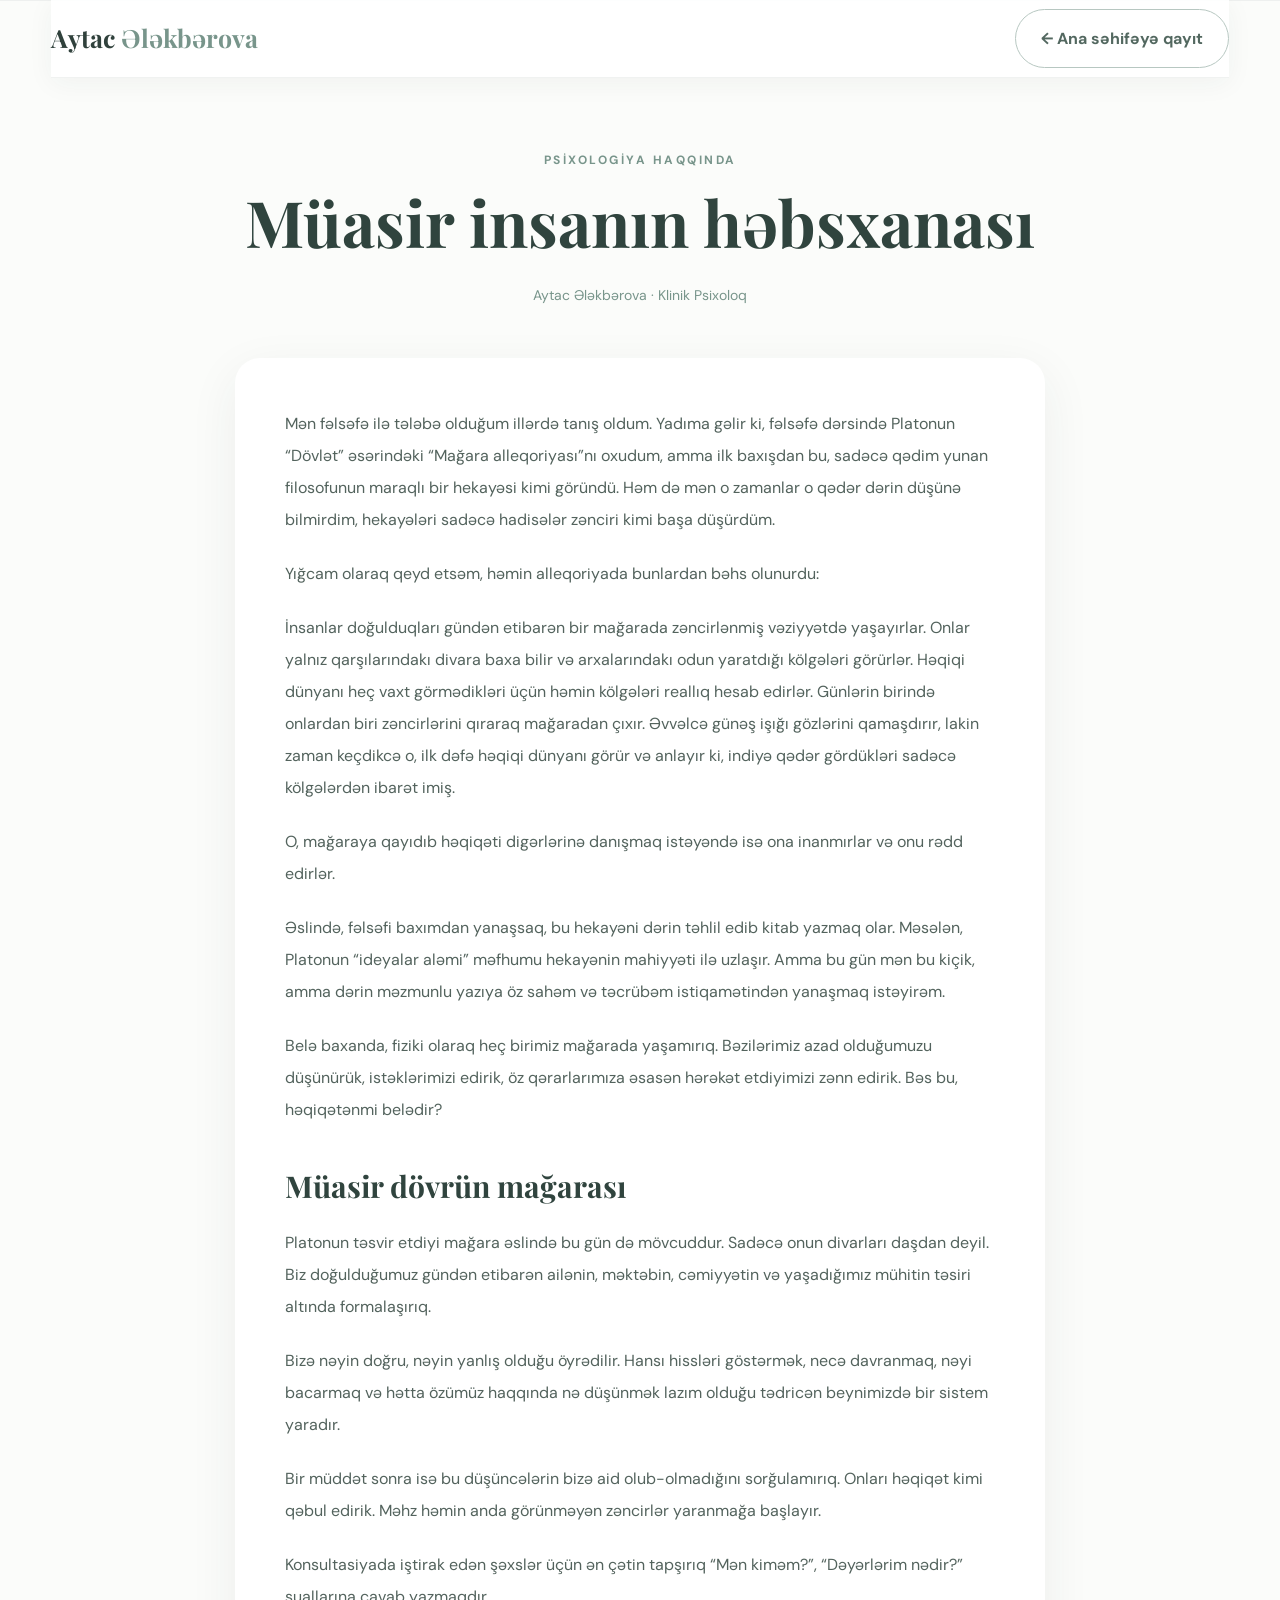
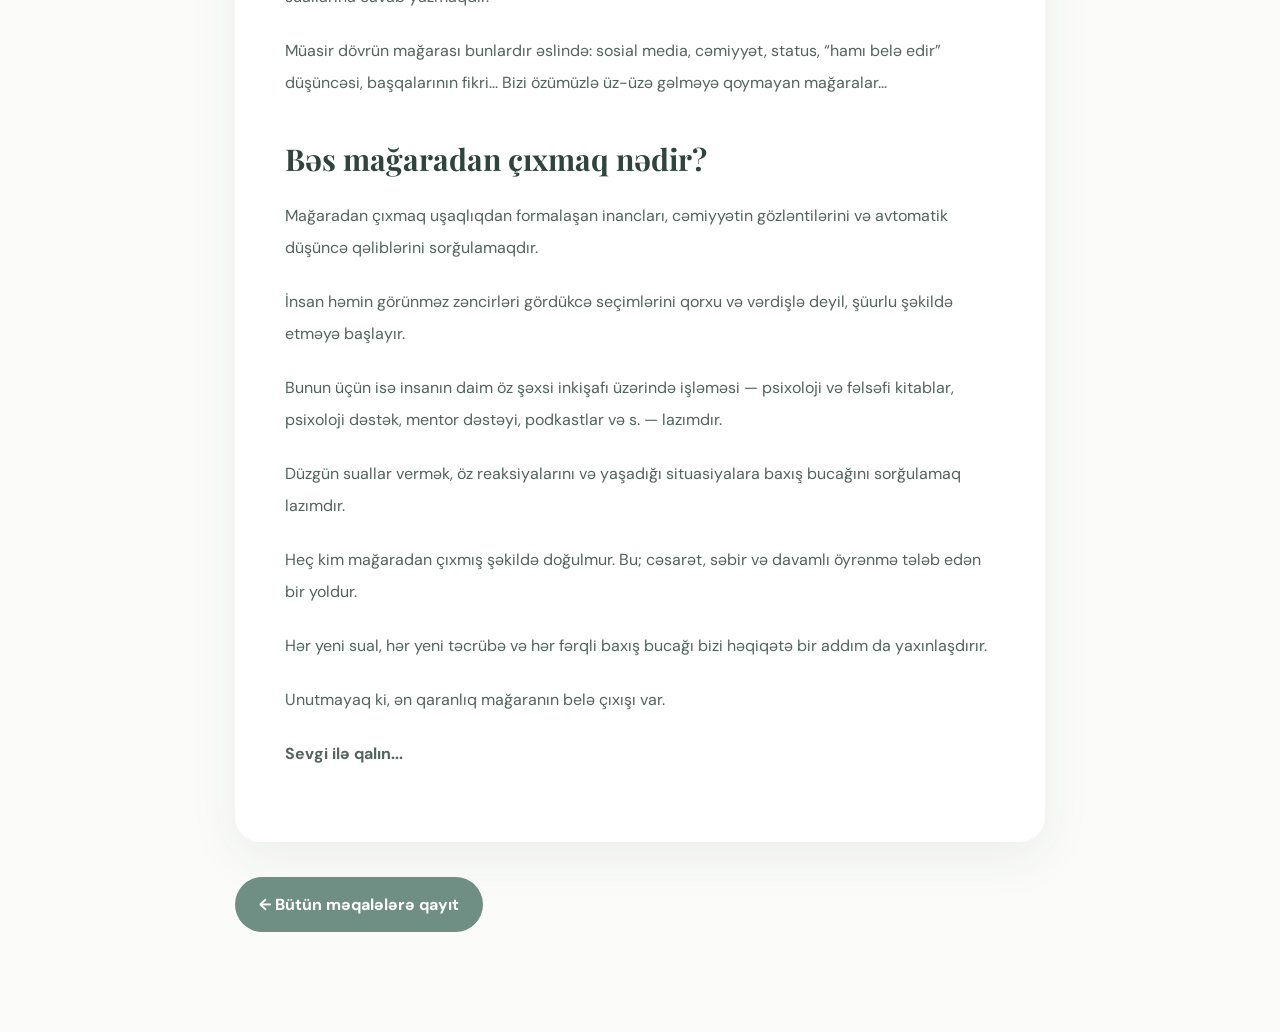
<file: meqaleler/muasir-insanin-hebsxanasi.html>
<!DOCTYPE html>
<html lang="az">
<head>
<meta charset="UTF-8">
<meta name="viewport" content="width=device-width, initial-scale=1.0">

<title>Müasir insanın həbsxanası | Aytac Ələkbərova</title>

<link rel="preconnect" href="https://fonts.googleapis.com">
<link rel="preconnect" href="https://fonts.gstatic.com" crossorigin>
<link href="https://fonts.googleapis.com/css2?family=DM+Sans:wght@400;500;600;700&family=Playfair+Display:wght@500;600;700&display=swap" rel="stylesheet">

<link rel="stylesheet" href="../style.css">

<style>
.article-page {
    max-width: 850px;
    margin: 0 auto;
    padding: 150px 20px 100px;
}

.article-page .eyebrow {
    text-align: center;
}

.article-page h1 {
    font-family: "Playfair Display", serif;
    font-size: clamp(40px, 6vw, 64px);
    line-height: 1.15;
    text-align: center;
    color: #30443e;
    margin-bottom: 25px;
}

.article-date {
    text-align: center;
    color: #78958b;
    margin-bottom: 50px;
    font-size: 14px;
}

.article-text {
    background: white;
    padding: 50px;
    border-radius: 25px;
    box-shadow: 0 15px 50px rgba(40,60,53,.07);
}

.article-text p {
    color: #53635d;
    font-size: 16px;
    line-height: 2;
    margin-bottom: 22px;
}

.article-text h2 {
    font-family: "Playfair Display", serif;
    color: #30443e;
    font-size: 30px;
    margin: 35px 0 15px;
}

.back-button {
    display: inline-flex;
    margin-top: 35px;
    padding: 14px 24px;
    background: #6f8f85;
    color: white;
    border-radius: 30px;
    font-weight: 700;
}

@media(max-width:600px) {
    .article-page {
        padding-top: 120px;
    }

    .article-text {
        padding: 25px;
    }

    .article-text p {
        font-size: 15px;
    }
}
</style>
</head>

<body>

<header class="header">
    <div class="container navbar">

        <a href="../index.html" class="logo">
            Aytac <span>Ələkbərova</span>
        </a>

        <a href="../index.html" class="btn btn-outline">
            ← Ana səhifəyə qayıt
        </a>

    </div>
</header>

<main class="article-page">

    <div class="eyebrow">PSİXOLOGİYA HAQQINDA</div>

    <h1>Müasir insanın həbsxanası</h1>

    <div class="article-date">
        Aytac Ələkbərova · Klinik Psixoloq
    </div>

    <article class="article-text">

        <p>
        Mən fəlsəfə ilə tələbə olduğum illərdə tanış oldum. Yadıma gəlir ki, fəlsəfə dərsində Platonun “Dövlət” əsərindəki “Mağara alleqoriyası”nı oxudum, amma ilk baxışdan bu, sadəcə qədim yunan filosofunun maraqlı bir hekayəsi kimi göründü. Həm də mən o zamanlar o qədər dərin düşünə bilmirdim, hekayələri sadəcə hadisələr zənciri kimi başa düşürdüm.
        </p>

        <p>
        Yığcam olaraq qeyd etsəm, həmin alleqoriyada bunlardan bəhs olunurdu:
        </p>

        <p>
        İnsanlar doğulduqları gündən etibarən bir mağarada zəncirlənmiş vəziyyətdə yaşayırlar. Onlar yalnız qarşılarındakı divara baxa bilir və arxalarındakı odun yaratdığı kölgələri görürlər. Həqiqi dünyanı heç vaxt görmədikləri üçün həmin kölgələri reallıq hesab edirlər. Günlərin birində onlardan biri zəncirlərini qıraraq mağaradan çıxır. Əvvəlcə günəş işığı gözlərini qamaşdırır, lakin zaman keçdikcə o, ilk dəfə həqiqi dünyanı görür və anlayır ki, indiyə qədər gördükləri sadəcə kölgələrdən ibarət imiş.
        </p>

        <p>
        O, mağaraya qayıdıb həqiqəti digərlərinə danışmaq istəyəndə isə ona inanmırlar və onu rədd edirlər.
        </p>

        <p>
        Əslində, fəlsəfi baxımdan yanaşsaq, bu hekayəni dərin təhlil edib kitab yazmaq olar. Məsələn, Platonun “ideyalar aləmi” məfhumu hekayənin mahiyyəti ilə uzlaşır. Amma bu gün mən bu kiçik, amma dərin məzmunlu yazıya öz sahəm və təcrübəm istiqamətindən yanaşmaq istəyirəm.
        </p>

        <p>
        Belə baxanda, fiziki olaraq heç birimiz mağarada yaşamırıq. Bəzilərimiz azad olduğumuzu düşünürük, istəklərimizi edirik, öz qərarlarımıza əsasən hərəkət etdiyimizi zənn edirik. Bəs bu, həqiqətənmi belədir?
        </p>

        <h2>Müasir dövrün mağarası</h2>

        <p>
        Platonun təsvir etdiyi mağara əslində bu gün də mövcuddur. Sadəcə onun divarları daşdan deyil. Biz doğulduğumuz gündən etibarən ailənin, məktəbin, cəmiyyətin və yaşadığımız mühitin təsiri altında formalaşırıq.
        </p>

        <p>
        Bizə nəyin doğru, nəyin yanlış olduğu öyrədilir. Hansı hissləri göstərmək, necə davranmaq, nəyi bacarmaq və hətta özümüz haqqında nə düşünmək lazım olduğu tədricən beynimizdə bir sistem yaradır.
        </p>

        <p>
        Bir müddət sonra isə bu düşüncələrin bizə aid olub-olmadığını sorğulamırıq. Onları həqiqət kimi qəbul edirik. Məhz həmin anda görünməyən zəncirlər yaranmağa başlayır.
        </p>

        <p>
        Konsultasiyada iştirak edən şəxslər üçün ən çətin tapşırıq “Mən kiməm?”, “Dəyərlərim nədir?” suallarına cavab yazmaqdır.
        </p>

        <p>
        Müasir dövrün mağarası bunlardır əslində: sosial media, cəmiyyət, status, “hamı belə edir” düşüncəsi, başqalarının fikri... Bizi özümüzlə üz-üzə gəlməyə qoymayan mağaralar...
        </p>

        <h2>Bəs mağaradan çıxmaq nədir?</h2>

        <p>
        Mağaradan çıxmaq uşaqlıqdan formalaşan inancları, cəmiyyətin gözləntilərini və avtomatik düşüncə qəliblərini sorğulamaqdır.
        </p>

        <p>
        İnsan həmin görünməz zəncirləri gördükcə seçimlərini qorxu və vərdişlə deyil, şüurlu şəkildə etməyə başlayır.
        </p>

        <p>
        Bunun üçün isə insanın daim öz şəxsi inkişafı üzərində işləməsi — psixoloji və fəlsəfi kitablar, psixoloji dəstək, mentor dəstəyi, podkastlar və s. — lazımdır.
        </p>

        <p>
        Düzgün suallar vermək, öz reaksiyalarını və yaşadığı situasiyalara baxış bucağını sorğulamaq lazımdır.
        </p>

        <p>
        Heç kim mağaradan çıxmış şəkildə doğulmur. Bu; cəsarət, səbir və davamlı öyrənmə tələb edən bir yoldur.
        </p>

        <p>
        Hər yeni sual, hər yeni təcrübə və hər fərqli baxış bucağı bizi həqiqətə bir addım da yaxınlaşdırır.
        </p>

        <p>
        Unutmayaq ki, ən qaranlıq mağaranın belə çıxışı var.
        </p>

        <p><strong>Sevgi ilə qalın...</strong></p>

    </article>

    <a href="../index.html#articles" class="back-button">
        ← Bütün məqalələrə qayıt
    </a>

</main>

</body>
</html>
</file>
<file: style.css>
*{margin:0;padding:0;box-sizing:border-box}
html{scroll-behavior:smooth}
body{font-family:"DM Sans",sans-serif;color:#30413c;background:#fbfcfa;line-height:1.7}
a{text-decoration:none;color:inherit}img{width:100%;display:block}
button,input,textarea,select{font-family:inherit}.container{width:min(1180px,92%);margin:auto}
.section{padding:110px 0}.eyebrow{color:#78958b;font-size:12px;font-weight:700;letter-spacing:2.5px;margin-bottom:15px}
.section-title{font-family:"Playfair Display",serif;font-size:clamp(38px,5vw,58px);line-height:1.12;color:#2d403a;margin-bottom:22px}
.center-heading{max-width:750px;text-align:center;margin:0 auto}.center-heading>p{color:#6d7b76}
.two-column-heading{display:grid;grid-template-columns:1fr 1fr;gap:70px;align-items:end}.two-column-heading>p{color:#6d7b76;margin-bottom:25px}
.header{position:fixed;top:0;left:0;width:100%;z-index:1000;background:rgba(251,252,250,.92);backdrop-filter:blur(18px);border-bottom:1px solid rgba(40,60,53,.06)}
.navbar{height:78px;display:flex;align-items:center;justify-content:space-between}.logo{font-family:"Playfair Display",serif;font-size:25px;font-weight:700}.logo span{color:#78958b}
.nav{display:flex;align-items:center;gap:25px}.nav a{font-size:14px;font-weight:600;color:#4e5e58;transition:.3s}.nav a:hover{color:#78958b}
.nav-button{background:#6f8f85;color:white!important;padding:11px 18px;border-radius:30px}.menu-btn{display:none;border:none;background:transparent;font-size:28px;cursor:pointer}
.hero{min-height:100vh;padding-top:130px;display:flex;align-items:center;background:radial-gradient(circle at 80% 15%,#e9f1ee 0,transparent 31%)}
.hero-grid{display:grid;grid-template-columns:1fr .85fr;align-items:center;gap:90px}.hero h1{font-family:"Playfair Display",serif;font-size:clamp(48px,6vw,76px);line-height:1.04;color:#293d37;margin-bottom:25px}.hero h1 span{color:#78978d}
.hero-content>p{max-width:600px;color:#687771;font-size:17px;margin-bottom:30px}.hero-buttons{display:flex;flex-wrap:wrap;gap:12px}
.btn{display:inline-flex;align-items:center;justify-content:center;padding:15px 25px;border-radius:50px;font-weight:700;border:none;cursor:pointer;transition:.3s}.btn-primary{background:#6f8f85;color:white}.btn-primary:hover{background:#58776d;transform:translateY(-3px)}
.btn-outline{border:1px solid #b7c7c1;color:#536860}.btn-outline:hover{background:#edf3f0}.hero-features{display:flex;flex-wrap:wrap;gap:20px;margin-top:35px;color:#64736d;font-size:13px}.hero-features strong{color:#78958b;margin-right:5px}
.hero-photo{position:relative;max-width:490px;margin-left:auto}.hero-photo img{height:650px;object-fit:cover;object-position:center top;border-radius:240px 240px 25px 25px;position:relative;z-index:2}.photo-decoration{position:absolute;width:100%;height:100%;border:1px solid #adc1b9;border-radius:240px 240px 25px 25px;top:18px;left:18px}
.photo-card{position:absolute;z-index:5;left:-35px;bottom:30px;background:white;padding:18px 23px;border-radius:15px;box-shadow:0 15px 45px rgba(40,60,53,.14)}.photo-card strong{display:block;color:#334740}.photo-card span{color:#78857f;font-size:12px}
.about{background:white}.about-grid{display:grid;grid-template-columns:.8fr 1.2fr;gap:90px;align-items:center}.about-image img{height:600px;object-fit:cover;object-position:center top;border-radius:25px}.about-content p{color:#6b7974;margin-bottom:17px}
.about-info{display:grid;grid-template-columns:1fr 1fr;gap:13px;margin-top:30px}.info-item{background:#f1f5f3;padding:17px;border-radius:14px}.info-item span{display:block;font-size:12px;color:#81918b;margin-bottom:4px}.info-item strong{font-size:14px;color:#40534c}
.services{background:#f0f5f2}.service-grid{display:grid;grid-template-columns:repeat(3,1fr);gap:20px;margin-top:50px}.service-card{background:white;padding:35px;border-radius:22px;transition:.35s}.service-card:hover{transform:translateY(-8px);box-shadow:0 20px 45px rgba(45,65,58,.1)}
.service-icon{width:50px;height:50px;border-radius:14px;background:#e5eeea;color:#66877c;display:grid;place-items:center;font-weight:700;margin-bottom:25px}.service-card h3{font-family:"Playfair Display",serif;font-size:27px;margin-bottom:12px}.service-card p{color:#70807a;font-size:14px;margin-bottom:20px}.service-card a{color:#6f9085;font-size:14px;font-weight:700}
.problems{background:white}.problem-grid{display:grid;grid-template-columns:repeat(4,1fr);gap:12px;margin-top:35px}.problem-item{padding:18px;border:1px solid #e1e9e5;border-radius:12px;color:#53635d;transition:.3s;background:#fbfcfb}.problem-item:hover{background:#edf3f0;border-color:#a6bbb3;transform:translateY(-2px)}
.approaches{background:#30443e;color:white}.approaches .section-title{color:white}.approaches .eyebrow{color:#9eb8ae}.center-heading.light>p{color:#c4d1cc}.approach-grid{display:grid;grid-template-columns:1fr 1fr;gap:17px;margin-top:50px}.approach-card{padding:30px;border:1px solid rgba(255,255,255,.12);background:rgba(255,255,255,.045);border-radius:20px}.approach-card>span{color:#9db7ad;font-size:13px}.approach-card h3{font-family:"Playfair Display",serif;font-size:25px;margin:12px 0}.approach-card p{color:#c4d1cc;font-size:14px}
.articles{background:white}.article-grid{display:grid;grid-template-columns:repeat(3,1fr);gap:22px;margin-top:50px}.article-card{border:1px solid #e8eeeb;background:#fafcfb;border-radius:20px;overflow:hidden;transition:.35s}.article-card:hover{transform:translateY(-7px);box-shadow:0 18px 40px rgba(45,65,58,.08)}
.article-image{height:220px;overflow:hidden}.article-image img{height:100%;object-fit:cover;transition:.5s}.article-card:hover .article-image img{transform:scale(1.04)}.article-content{padding:25px}.article-content>span{color:#78978d;font-size:11px;font-weight:700;letter-spacing:1.5px}.article-content h3{font-family:"Playfair Display",serif;font-size:23px;line-height:1.3;margin:9px 0}.article-content p{color:#71807a;font-size:14px;margin-bottom:18px}.article-btn{border:none;background:transparent;color:#6f9085;cursor:pointer;font-weight:700}
.contact{background:#edf3f0}.contact-grid{display:grid;grid-template-columns:.85fr 1.15fr;gap:70px;align-items:center}.contact-info>p{color:#687770;margin-bottom:25px}.contact-details{display:grid;gap:15px}.contact-details div{display:flex;flex-direction:column}.contact-details strong{color:#40534c}.contact-details span{color:#71807a;font-size:14px}
.contact-form{background:white;padding:35px;border-radius:25px;box-shadow:0 20px 50px rgba(40,60,53,.08)}.form-row{display:grid;grid-template-columns:1fr 1fr;gap:15px}.form-group{margin-bottom:18px}.form-group label{display:block;font-size:13px;font-weight:700;margin-bottom:7px;color:#40514b}.form-group input,.form-group select,.form-group textarea{width:100%;border:1px solid #dce5e1;background:#fafcfb;padding:14px;border-radius:11px;outline:none}.form-group input:focus,.form-group select:focus,.form-group textarea:focus{border-color:#78978d}.form-group textarea{height:130px;resize:vertical}.full-button{width:100%}.form-note{display:block;text-align:center;margin-top:13px;color:#87938e}
.social{background:white}.social-links{display:flex;justify-content:center;flex-wrap:wrap;gap:12px;margin-top:30px}.social-links a{padding:14px 27px;background:#f0f5f2;border-radius:50px;font-weight:700;color:#50635b;transition:.3s}.social-links a:hover{background:#dfeae5;transform:translateY(-3px)}
.faq{background:#f5f7f6}.faq-container{max-width:850px}.faq-list{margin-top:45px}.faq-item{background:white;margin-bottom:12px;border-radius:15px;overflow:hidden}.faq-question{width:100%;padding:21px;border:none;background:white;display:flex;justify-content:space-between;cursor:pointer;font-weight:700;color:#40534c;text-align:left}.faq-question span{font-size:23px;transition:.3s}.faq-answer{max-height:0;overflow:hidden;padding:0 21px;color:#71807a;font-size:14px;transition:.35s}.faq-item.active .faq-answer{max-height:250px;padding:0 21px 21px}.faq-item.active .faq-question span{transform:rotate(45deg)}
footer{background:#293c36;color:white;padding:65px 0 25px}.footer-grid{display:grid;grid-template-columns:1.4fr 1fr 1fr;gap:50px}.footer-logo{font-family:"Playfair Display",serif;font-size:28px;margin-bottom:12px}footer p{color:#bdcbc5;font-size:14px}footer h4{margin-bottom:15px}footer a{display:block;color:#bdcbc5;font-size:14px;margin-bottom:8px}.copyright{text-align:center;border-top:1px solid rgba(255,255,255,.1);margin-top:50px;padding-top:20px;color:#aebdb7;font-size:12px}
.whatsapp{position:fixed;right:22px;bottom:22px;width:58px;height:58px;background:#25d366;color:white;border-radius:50%;display:grid;place-items:center;font-size:28px;z-index:900;box-shadow:0 10px 30px rgba(0,0,0,.18);transition:.3s}.whatsapp:hover{transform:scale(1.08)}
.modal{position:fixed;inset:0;background:rgba(20,30,27,.65);z-index:2000;display:none;align-items:center;justify-content:center;padding:20px}.modal.active{display:flex}.modal-box{width:min(760px,100%);max-height:85vh;overflow-y:auto;background:white;padding:40px;border-radius:25px;position:relative}.modal-close{position:absolute;top:15px;right:20px;border:none;background:transparent;font-size:30px;cursor:pointer}.modal-box h2{font-family:"Playfair Display",serif;font-size:35px;margin-bottom:20px}.modal-box p{color:#6c7a75;margin-bottom:15px}
@media(max-width:950px){.nav{position:absolute;left:0;top:78px;width:100%;background:white;display:none;flex-direction:column;align-items:flex-start;padding:25px;box-shadow:0 15px 30px rgba(0,0,0,.07)}.nav.active{display:flex}.menu-btn{display:block}.hero-grid,.about-grid,.contact-grid{grid-template-columns:1fr}.hero-photo{margin:auto}.service-grid,.article-grid{grid-template-columns:1fr 1fr}.problem-grid{grid-template-columns:1fr 1fr}.two-column-heading{grid-template-columns:1fr;gap:10px}.footer-grid{grid-template-columns:1fr 1fr}}
@media(max-width:600px){.section{padding:75px 0}.hero{padding-top:115px}.hero h1{font-size:44px}.hero-photo img{height:520px}.photo-card{left:10px}.service-grid,.article-grid,.problem-grid,.approach-grid,.footer-grid{grid-template-columns:1fr}.about-info,.form-row{grid-template-columns:1fr}.contact-form{padding:25px}.modal-box{padding:30px 22px}}

/* PREMIUM GÖRÜNÜŞ */
.hero-content {
    animation: fadeUp 0.8s ease forwards;
}

.hero-photo {
    animation: fadeIn 1s ease forwards;
}

.service-card,
.article-card,
.approach-card,
.problem-item {
    transition: all 0.3s ease;
}

.service-card:hover,
.article-card:hover {
    transform: translateY(-8px);
}

.btn {
    transition: all 0.3s ease;
}

.btn:hover {
    transform: translateY(-3px);
}

@keyframes fadeUp {
    from {
        opacity: 0;
        transform: translateY(25px);
    }
    to {
        opacity: 1;
        transform: translateY(0);
    }
}

@keyframes fadeIn {
    from {
        opacity: 0;
        transform: translateX(30px);
    }
    to {
        opacity: 1;
        transform: translateX(0);
    }
}

/* Daha yumşaq scroll */
html {
    scroll-behavior: smooth;
}

/* Seçilmiş mətn */
::selection {
    background: #78958b;
    color: white;
}
/* HAQQIMDA BÖLMƏSİ - PREMIUM DİZAYN */

.about {
    position: relative;
    overflow: hidden;
}

.about::before {
    content: "";
    position: absolute;
    width: 350px;
    height: 350px;
    border-radius: 50%;
    background: #edf4f1;
    top: -150px;
    right: -150px;
}

.about-grid {
    position: relative;
    z-index: 2;
}

.about-image {
    position: relative;
}

.about-image::after {
    content: "Klinik Psixoloq";
    position: absolute;
    bottom: 25px;
    left: 25px;
    background: rgba(255,255,255,0.95);
    padding: 12px 20px;
    border-radius: 30px;
    font-size: 13px;
    font-weight: 700;
    color: #40564e;
    box-shadow: 0 10px 30px rgba(40,60,53,0.12);
}

.about-image img {
    box-shadow: 0 25px 60px rgba(45,65,58,0.12);
    transition: transform 0.5s ease;
}

.about-image:hover img {
    transform: scale(1.02);
}

.about-content p {
    font-size: 15px;
    line-height: 1.9;
}

.about-info {
    margin-top: 35px;
}

.info-item {
    border: 1px solid #e2ebe7;
    transition: all 0.3s ease;
}

.info-item:hover {
    transform: translateY(-4px);
    box-shadow: 0 12px 30px rgba(45,65,58,0.08);
    background: #ffffff;
}
/* PSİXOLOJİ PROBLEMLƏR - PREMIUM */

.problem-grid {
    grid-template-columns: repeat(4, 1fr);
    gap: 16px;
}

.problem-item {
    position: relative;
    background: #ffffff;
    border: 1px solid #e2ebe7;
    border-radius: 18px;
    padding: 22px 18px 22px 48px;
    font-weight: 600;
    color: #455850;
    box-shadow: 0 5px 20px rgba(45, 65, 58, 0.04);
    transition: all 0.3s ease;
}

.problem-item::before {
    content: "✓";
    position: absolute;
    left: 17px;
    top: 50%;
    transform: translateY(-50%);
    width: 24px;
    height: 24px;
    border-radius: 50%;
    background: #e5efeb;
    color: #66877c;
    display: flex;
    align-items: center;
    justify-content: center;
    font-size: 12px;
    font-weight: 700;
}

.problem-item:hover {
    transform: translateY(-5px);
    border-color: #a9beb6;
    box-shadow: 0 15px 35px rgba(45, 65, 58, 0.10);
}

.problem-item:hover::before {
    background: #78958b;
    color: white;
}

/* Telefon üçün */
@media (max-width: 900px) {
    .problem-grid {
        grid-template-columns: repeat(2, 1fr);
    }
}

@media (max-width: 550px) {
    .problem-grid {
        grid-template-columns: 1fr;
    }
}
/* TERAPİYA YANAŞMALARI - PREMIUM DİZAYN */

.approaches {
    position: relative;
    overflow: hidden;
}

.approaches::before {
    content: "";
    position: absolute;
    width: 450px;
    height: 450px;
    border: 1px solid rgba(255,255,255,0.08);
    border-radius: 50%;
    top: -220px;
    right: -180px;
}

.approaches::after {
    content: "";
    position: absolute;
    width: 300px;
    height: 300px;
    border: 1px solid rgba(255,255,255,0.06);
    border-radius: 50%;
    bottom: -160px;
    left: -120px;
}

.approaches .container {
    position: relative;
    z-index: 2;
}

.approach-grid {
    gap: 20px;
}

.approach-card {
    position: relative;
    min-height: 240px;
    padding: 35px;
    border: 1px solid rgba(255,255,255,0.13);
    background: rgba(255,255,255,0.055);
    border-radius: 24px;
    overflow: hidden;
    transition: all 0.35s ease;
}

.approach-card::before {
    content: "";
    position: absolute;
    width: 90px;
    height: 90px;
    border: 1px solid rgba(255,255,255,0.08);
    border-radius: 50%;
    right: -25px;
    top: -25px;
}

.approach-card:hover {
    transform: translateY(-8px);
    background: rgba(255,255,255,0.09);
    border-color: rgba(255,255,255,0.25);
    box-shadow: 0 20px 45px rgba(0,0,0,0.15);
}

.approach-card > span {
    display: inline-flex;
    align-items: center;
    justify-content: center;
    width: 42px;
    height: 42px;
    border: 1px solid rgba(255,255,255,0.2);
    border-radius: 50%;
    color: #b5c9c1;
    font-size: 12px;
    font-weight: 700;
}

.approach-card h3 {
    margin: 20px 0 12px;
    font-size: 25px;
}

.approach-card p {
    line-height: 1.8;
}
/* MƏQALƏLƏR - PREMIUM DİZAYN */

.articles {
    position: relative;
    overflow: hidden;
}

.article-grid {
    gap: 25px;
}

.article-card {
    position: relative;
    border: none;
    border-radius: 24px;
    background: #ffffff;
    overflow: hidden;
    box-shadow: 0 8px 30px rgba(45, 65, 58, 0.06);
}

.article-image {
    height: 240px;
    position: relative;
}

.article-image::after {
    content: "";
    position: absolute;
    inset: 0;
    background: linear-gradient(
        to top,
        rgba(35, 55, 48, 0.25),
        transparent 50%
    );
}

.article-content {
    padding: 28px;
}

.article-content > span {
    display: inline-block;
    background: #edf4f1;
    padding: 6px 12px;
    border-radius: 20px;
    letter-spacing: 1.2px;
}

.article-content h3 {
    font-size: 24px;
    margin: 14px 0;
}

.article-content p {
    line-height: 1.8;
}

.article-btn {
    padding: 0;
    font-size: 14px;
    transition: all 0.3s ease;
}

.article-btn:hover {
    transform: translateX(5px);
    color: #405f55;
}

/* MƏQALƏ PƏNCƏRƏSİ */

.modal {
    backdrop-filter: blur(8px);
}

.modal-box {
    border: 1px solid #e1eae6;
    box-shadow: 0 30px 80px rgba(20, 40, 34, 0.25);
}

.modal-box .eyebrow {
    margin-top: 5px;
}

.modal-box h2 {
    color: #30443e;
}

.modal-box p {
    font-size: 15px;
    line-height: 1.9;
}

.modal-close {
    width: 40px;
    height: 40px;
    border-radius: 50%;
    background: #edf3f0;
    color: #40564e;
    line-height: 1;
    transition: all 0.3s ease;
}

.modal-close:hover {
    background: #dce9e4;
    transform: rotate(90deg);
}
/* FAQ - PREMIUM DİZAYN */

.faq {
    position: relative;
    background: #f3f7f5;
}

.faq-container {
    max-width: 900px;
}

.faq-list {
    margin-top: 50px;
}

.faq-item {
    background: #ffffff;
    border: 1px solid #e3ebe8;
    border-radius: 18px;
    margin-bottom: 14px;
    overflow: hidden;
    box-shadow: 0 5px 20px rgba(45, 65, 58, 0.04);
    transition: all 0.3s ease;
}

.faq-item:hover {
    border-color: #b7cbc3;
    box-shadow: 0 12px 30px rgba(45, 65, 58, 0.08);
}

.faq-question {
    min-height: 70px;
    padding: 20px 25px;
    font-size: 15px;
    color: #354b43;
    background: #ffffff;
}

.faq-question span {
    width: 32px;
    height: 32px;
    border-radius: 50%;
    background: #edf4f1;
    display: flex;
    align-items: center;
    justify-content: center;
    color: #66877c;
    font-size: 22px;
    flex-shrink: 0;
    transition: all 0.3s ease;
}

.faq-item.active {
    border-color: #a9beb6;
}

.faq-item.active .faq-question {
    color: #5d8175;
}

.faq-item.active .faq-question span {
    background: #78958b;
    color: #ffffff;
}

.faq-answer {
    line-height: 1.8;
    font-size: 14px;
}

/* Mobil görünüş */
@media (max-width: 600px) {
    .faq-question {
        padding: 17px;
        font-size: 14px;
    }

    .faq-question span {
        width: 28px;
        height: 28px;
        font-size: 19px;
    }
}
/* =========================
   MOBİL GÖRÜNÜŞ - PREMIUM
========================= */

@media (max-width: 768px) {

    .container {
        width: 90%;
    }

    /* MENYU */
    .navbar {
        height: 70px;
    }

    .logo {
        font-size: 21px;
    }

    .menu-btn {
        display: block;
        font-size: 26px;
    }

    .nav {
        top: 70px;
        padding: 20px;
        gap: 5px;
        border-radius: 0 0 18px 18px;
    }

    .nav a {
        width: 100%;
        padding: 11px 5px;
    }

    .nav-button {
        text-align: center;
        margin-top: 8px;
    }

    /* ANA SƏHİFƏ */

    .hero {
        padding-top: 105px;
        padding-bottom: 70px;
    }

    .hero-grid {
        display: flex;
        flex-direction: column;
        gap: 45px;
    }

    .hero-content {
        text-align: center;
    }

    .hero h1 {
        font-size: 43px;
        line-height: 1.08;
    }

    .hero-content > p {
        font-size: 15px;
    }

    .hero-buttons {
        justify-content: center;
    }

    .hero-features {
        justify-content: center;
        gap: 10px;
        flex-direction: column;
    }

    .hero-photo {
        width: 90%;
    }

    .hero-photo img {
        height: 480px;
    }

    .photo-card {
        left: 5px;
        bottom: 20px;
        padding: 14px 17px;
    }

    /* BÖLMƏLƏR */

    .section {
        padding: 75px 0;
    }

    .section-title {
        font-size: 38px;
    }

    /* HAQQIMDA */

    .about-grid {
        display: flex;
        flex-direction: column;
        gap: 40px;
    }

    .about-image img {
        height: 500px;
    }

    .about-info {
        grid-template-columns: 1fr;
    }

    /* XİDMƏTLƏR */

    .service-grid {
        grid-template-columns: 1fr;
    }

    .service-card {
        padding: 28px;
    }

    /* PROBLEMLƏR */

    .problem-grid {
        grid-template-columns: 1fr;
    }

    /* YANAŞMALAR */

    .approach-grid {
        grid-template-columns: 1fr;
    }

    .approach-card {
        min-height: auto;
        padding: 28px;
    }

    /* MƏQALƏLƏR */

    .article-grid {
        grid-template-columns: 1fr;
    }

    .article-image {
        height: 220px;
    }

    /* ƏLAQƏ */

    .contact-grid {
        grid-template-columns: 1fr;
        gap: 40px;
    }

    .contact-form {
        padding: 22px;
    }

    .form-row {
        grid-template-columns: 1fr;
    }

    /* SOSİAL MEDİA */

    .social-links {
        flex-direction: column;
    }

    .social-links a {
        width: 100%;
    }

    /* FAQ */

    .faq-container {
        width: 92%;
    }

    /* FOOTER */

    .footer-grid {
        grid-template-columns: 1fr;
        gap: 30px;
    }

    /* WHATSAPP */

    .whatsapp {
        width: 54px;
        height: 54px;
        right: 15px;
        bottom: 15px;
    }
}


/* ÇOX KİÇİK TELEFONLAR */

@media (max-width: 400px) {

    .hero h1 {
        font-size: 37px;
    }

    .section-title {
        font-size: 34px;
    }

    .hero-photo img {
        height: 420px;
    }

    .btn {
        width: 100%;
    }

    .hero-buttons {
        flex-direction: column;
    }
}
/* =========================
   PREMIUM NAVBAR
========================= */

.navbar {
    position: fixed;
    top: 0;
    left: 0;
    right: 0;
    z-index: 1000;
    backdrop-filter: blur(15px);
    -webkit-backdrop-filter: blur(15px);
    background: rgba(255, 255, 255, 0.92);
    border-bottom: 1px solid rgba(70, 90, 82, 0.08);
    box-shadow: 0 5px 25px rgba(40, 60, 52, 0.05);
    transition: all 0.3s ease;
}

.navbar .container {
    min-height: 78px;
}

.logo {
    transition: transform 0.3s ease;
}

.logo:hover {
    transform: translateY(-2px);
}

.logo strong {
    letter-spacing: -0.5px;
}

.nav a {
    position: relative;
    transition: color 0.3s ease;
}

.nav a:not(.nav-button)::after {
    content: "";
    position: absolute;
    left: 50%;
    bottom: -5px;
    width: 0;
    height: 2px;
    background: #78958b;
    transform: translateX(-50%);
    transition: width 0.3s ease;
}

.nav a:not(.nav-button):hover::after {
    width: 70%;
}

.nav-button {
    border-radius: 30px !important;
    padding: 11px 20px !important;
    box-shadow: 0 8px 20px rgba(70, 95, 85, 0.12);
    transition: all 0.3s ease !important;
}

.nav-button:hover {
    transform: translateY(-2px);
    box-shadow: 0 12px 25px rgba(70, 95, 85, 0.18);
}

/* Menyu düyməsi */
.menu-btn {
    border: none;
    background: transparent;
    cursor: pointer;
    color: #354b43;
    padding: 5px;
}

/* Mobil menyu */
@media (max-width: 768px) {

    .navbar .container {
        min-height: 70px;
    }

    .nav {
        position: absolute;
        left: 5%;
        right: 5%;
        display: none;
        background: rgba(255,255,255,0.98);
        box-shadow: 0 20px 45px rgba(35,55,48,0.12);
        border: 1px solid #e3ebe8;
    }

    .nav.active {
        display: flex;
    }

    .nav a:not(.nav-button)::after {
        display: none;
    }
}const menuBtn = document.querySelector(".menu-btn");
const nav = document.querySelector(".nav");

if (menuBtn && nav) {
    menuBtn.addEventListener("click", function () {
        nav.classList.toggle("active");
    });

    nav.querySelectorAll("a").forEach(function (link) {
        link.addEventListener("click", function () {
            nav.classList.remove("active");
        });
    });
}
/* =========================
   KİMLƏR ÜÇÜNDÜR
========================= */

.audience {
    background: #ffffff;
    position: relative;
    overflow: hidden;
}

.audience-grid {
    display: grid;
    grid-template-columns: repeat(3, 1fr);
    gap: 24px;
    margin-top: 50px;
}

.audience-card {
    position: relative;
    padding: 38px 30px;
    background: #f8faf9;
    border: 1px solid #e3ebe7;
    border-radius: 24px;
    min-height: 280px;
    transition: all 0.35s ease;
    overflow: hidden;
}

.audience-card::before {
    content: "";
    position: absolute;
    width: 140px;
    height: 140px;
    border-radius: 50%;
    right: -60px;
    top: -60px;
    background: #edf4f1;
    transition: all 0.4s ease;
}

.audience-card:hover {
    transform: translateY(-8px);
    box-shadow: 0 20px 45px rgba(45, 65, 58, 0.10);
    border-color: #c4d5ce;
}

.audience-card:hover::before {
    transform: scale(1.25);
}

.audience-icon {
    position: relative;
    z-index: 2;
    width: 58px;
    height: 58px;
    display: flex;
    align-items: center;
    justify-content: center;
    border-radius: 18px;
    background: #e8f0ed;
    color: #58776d;
    font-size: 25px;
    margin-bottom: 25px;
}

.audience-card h3 {
    position: relative;
    z-index: 2;
    font-size: 24px;
    margin-bottom: 15px;
    color: #30443e;
}

.audience-card p {
    position: relative;
    z-index: 2;
    color: #65756f;
    line-height: 1.8;
    font-size: 14px;
}

.audience-card .audience-link {
    position: relative;
    z-index: 2;
    display: inline-block;
    margin-top: 20px;
    color: #58776d;
    font-weight: 700;
    font-size: 14px;
}

@media (max-width: 900px) {
    .audience-grid {
        grid-template-columns: 1fr;
    }

    .audience-card {
        min-height: auto;
    }
}
</file>
